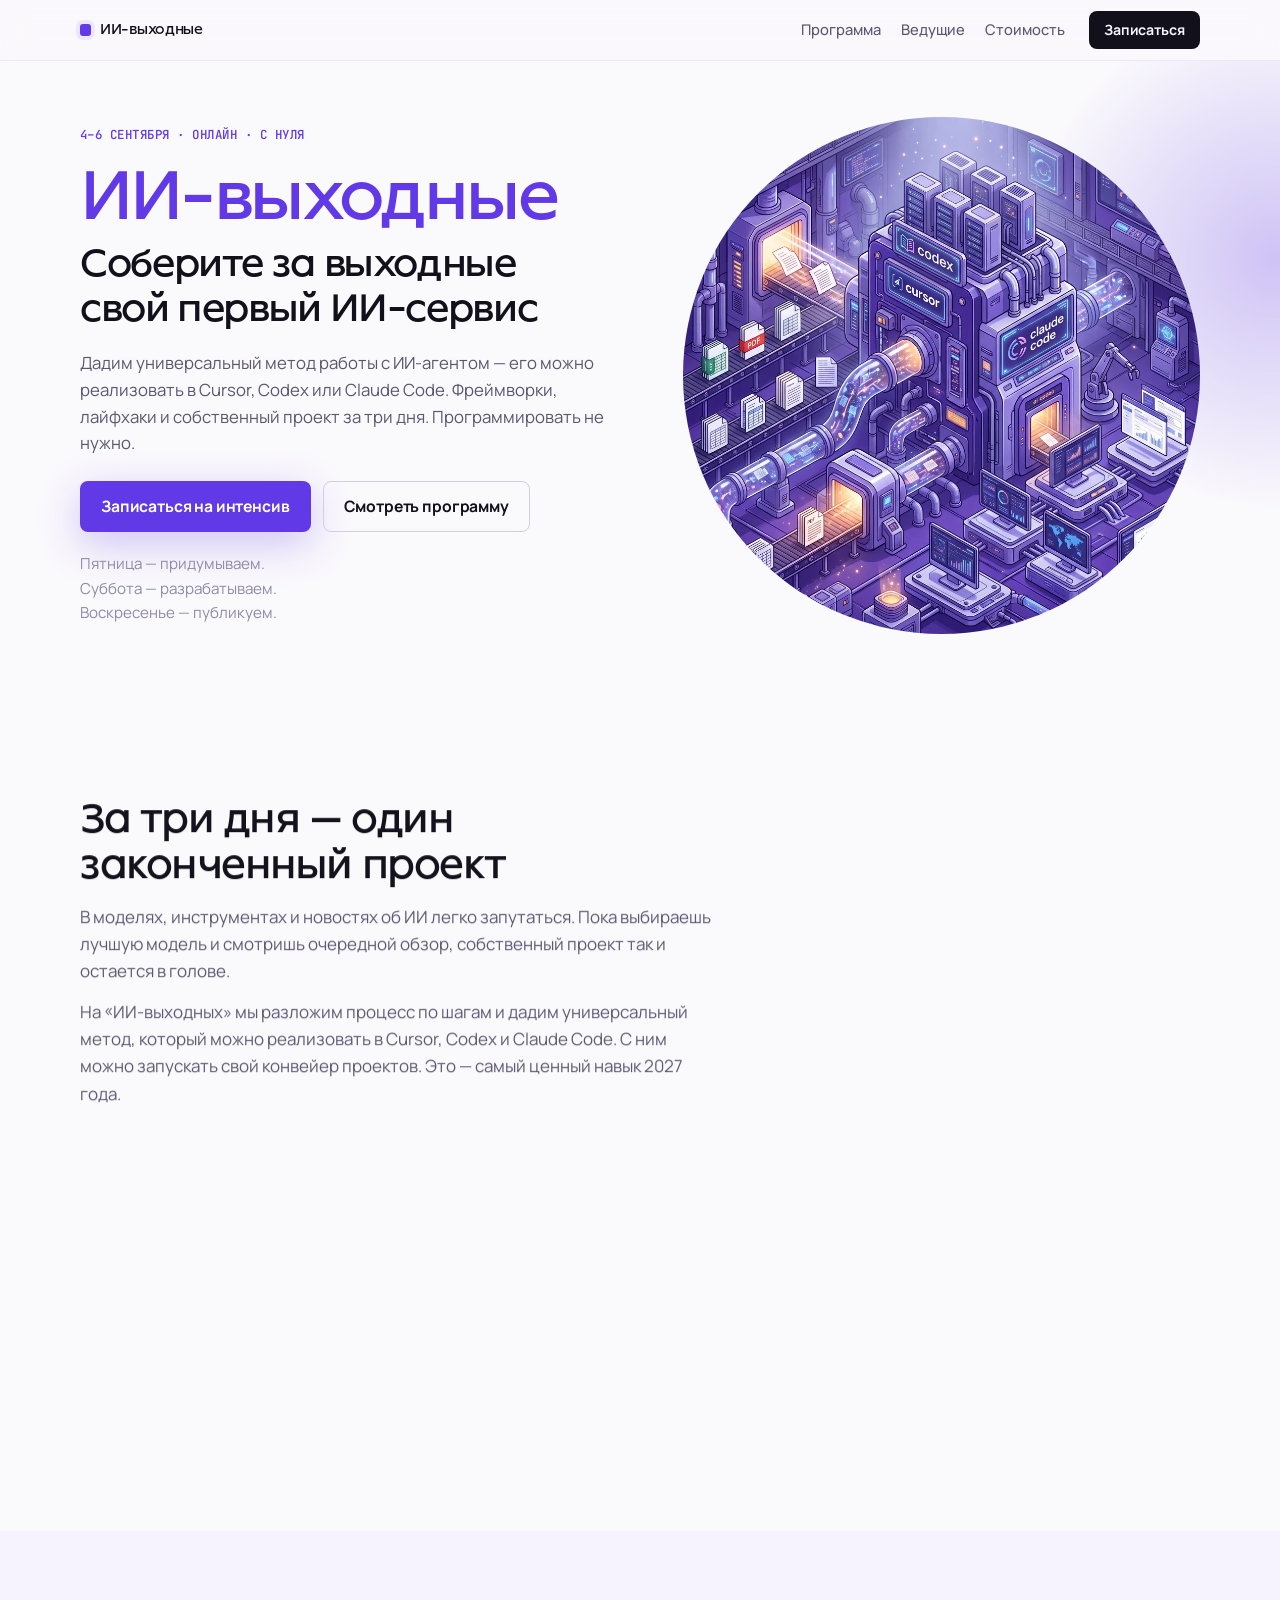
<file: index.html>
<!DOCTYPE html>
<html lang="ru">
<head>
  <meta charset="UTF-8" />
  <meta name="viewport" content="width=device-width, initial-scale=1" />
  <title>Vybe Academy</title>
  <meta http-equiv="refresh" content="0; url=/ii-vyhodnye/" />
  <link rel="canonical" href="https://vybeacademy.ru/ii-vyhodnye/" />
  <style>
    body { font-family: system-ui, sans-serif; margin: 2rem; color: #12101a; }
    a { color: #6139e7; font-weight: 700; }
  </style>
</head>
<body>
  <p>Переход на <a href="/ii-vyhodnye/">ИИ-выходные</a>…</p>
</body>
</html>
</file>
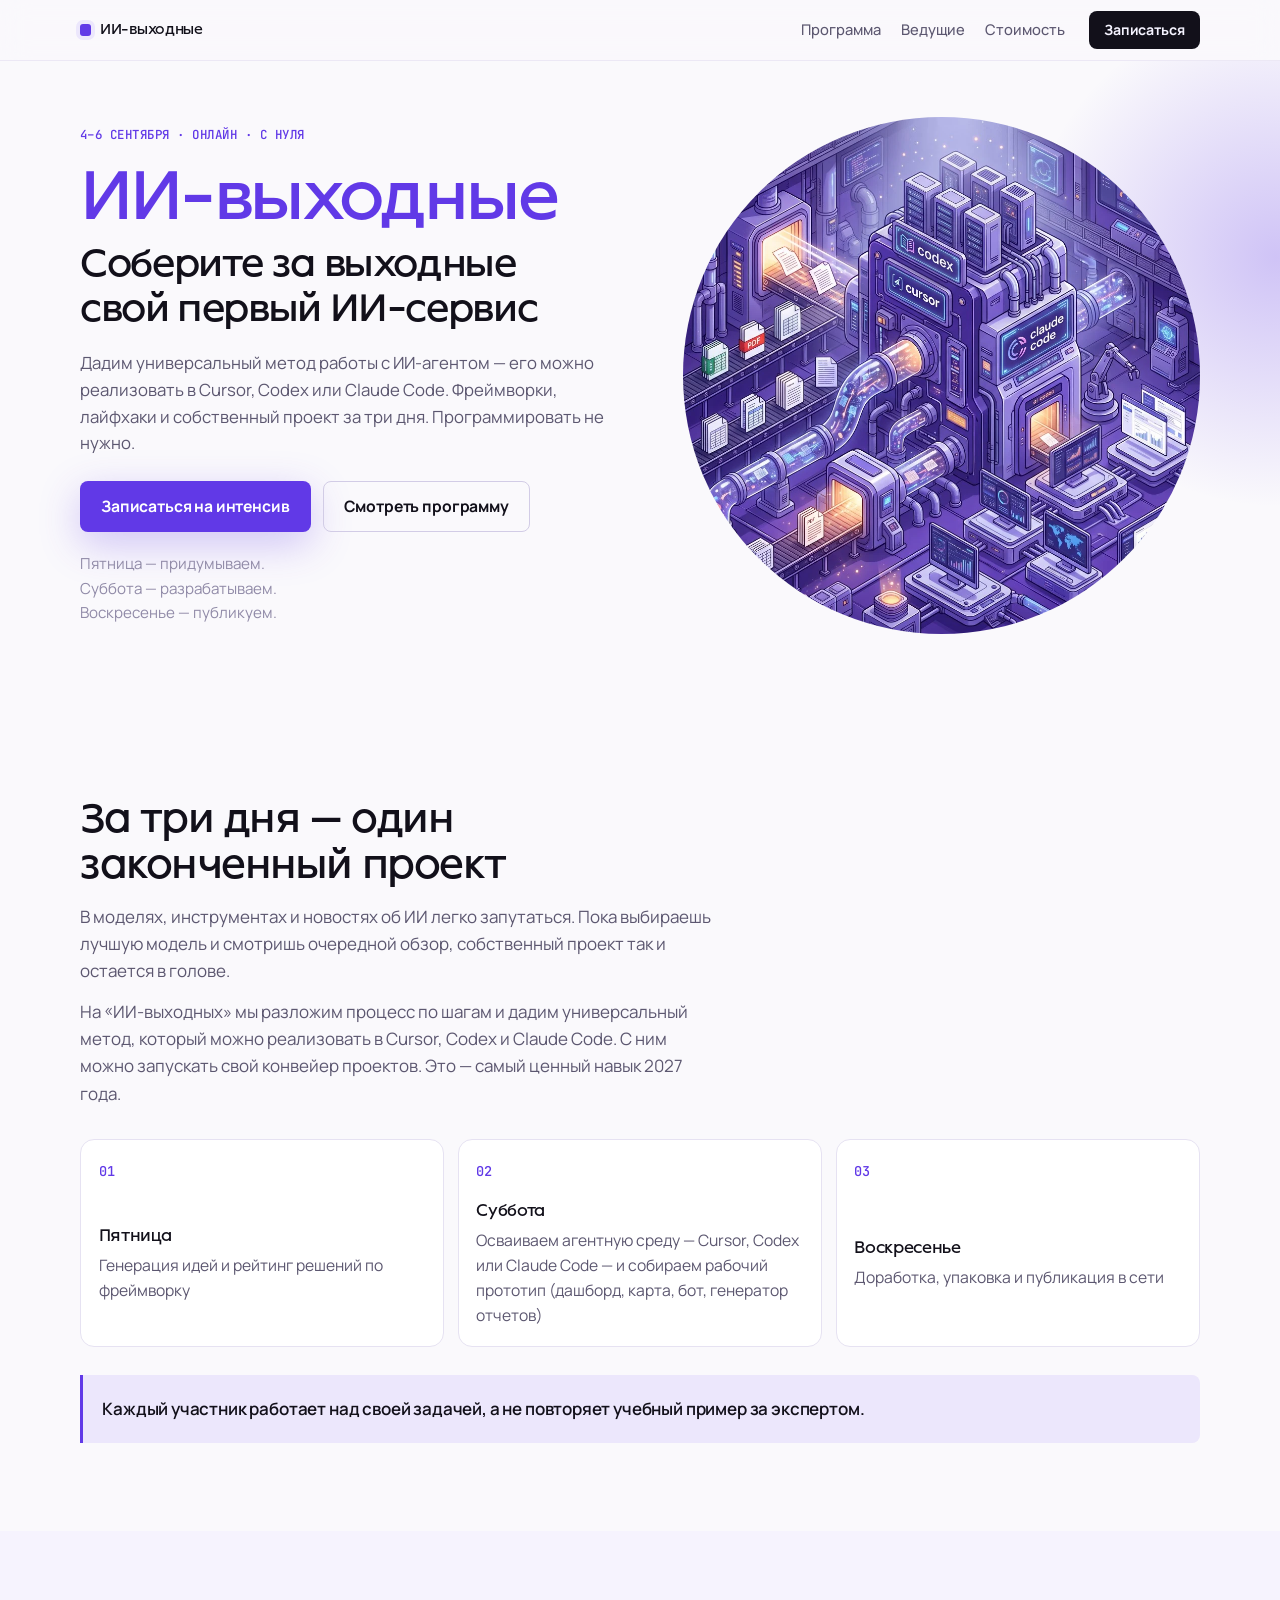
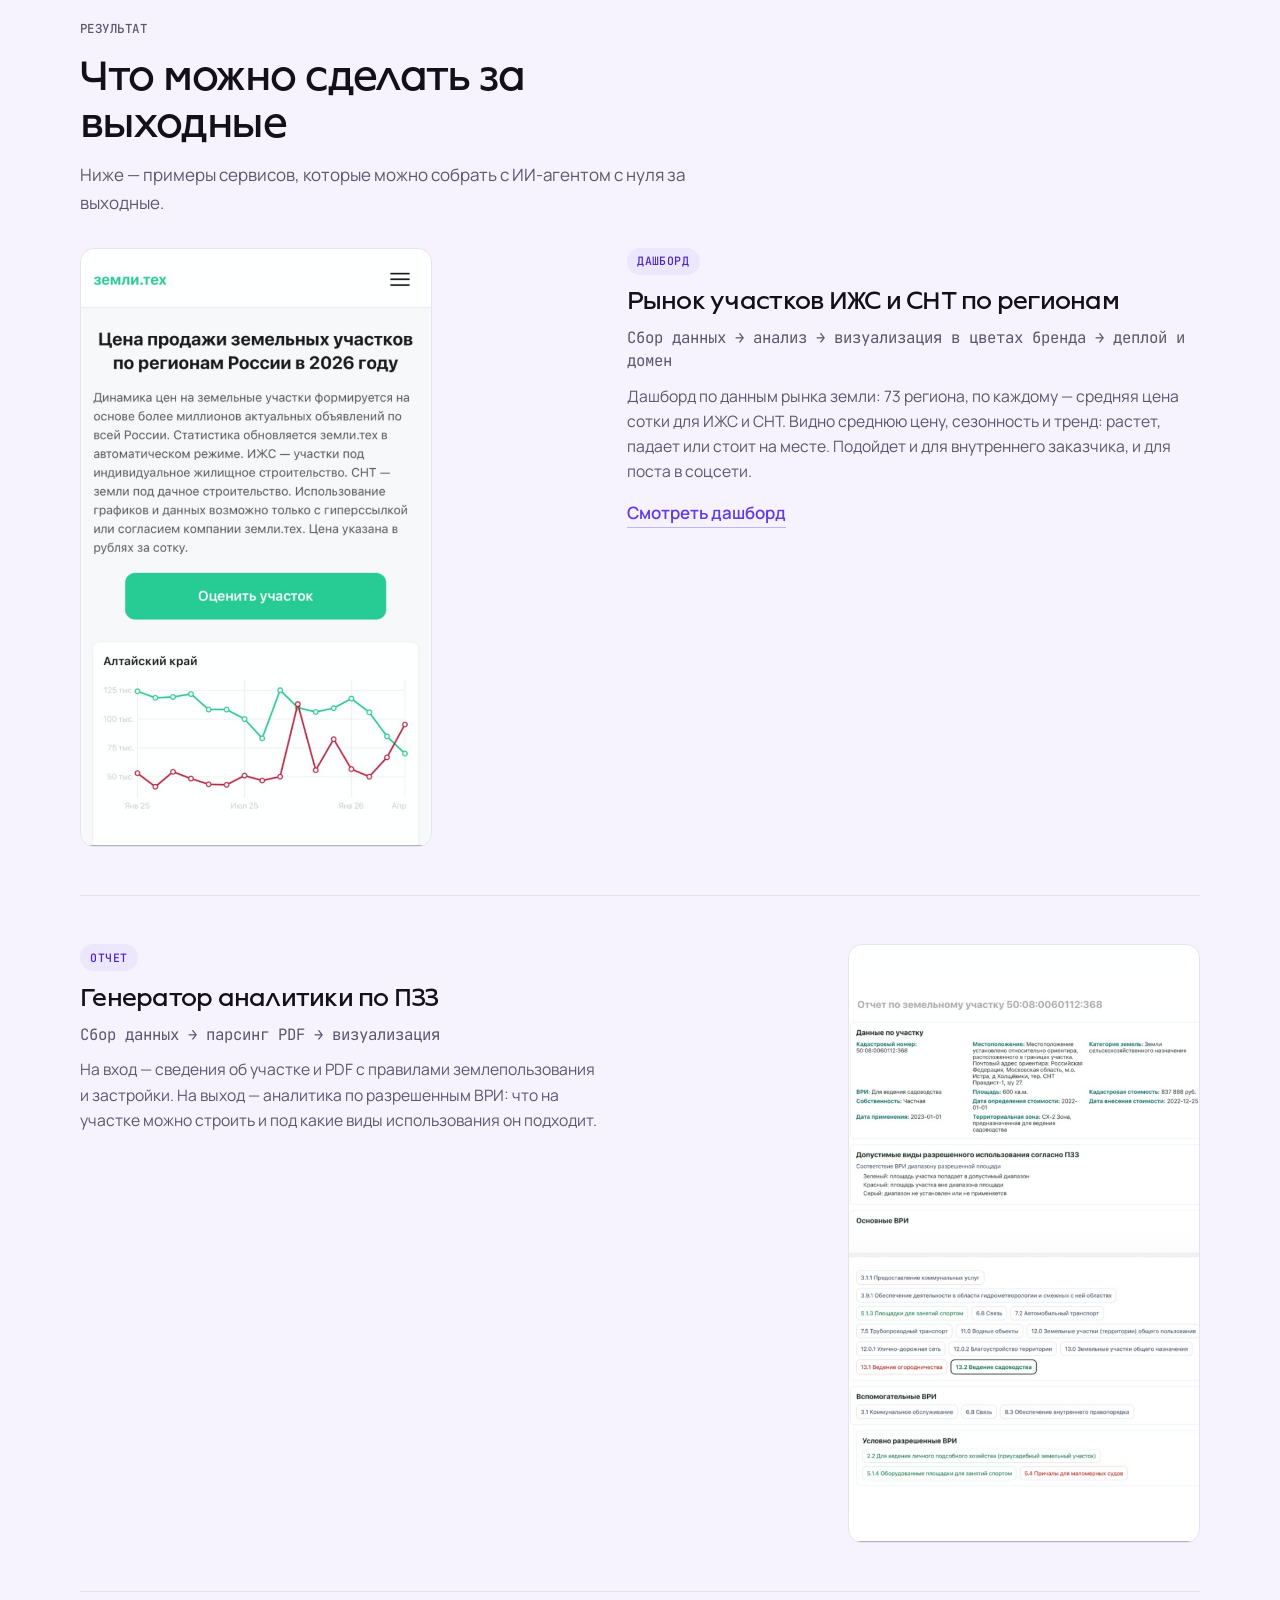
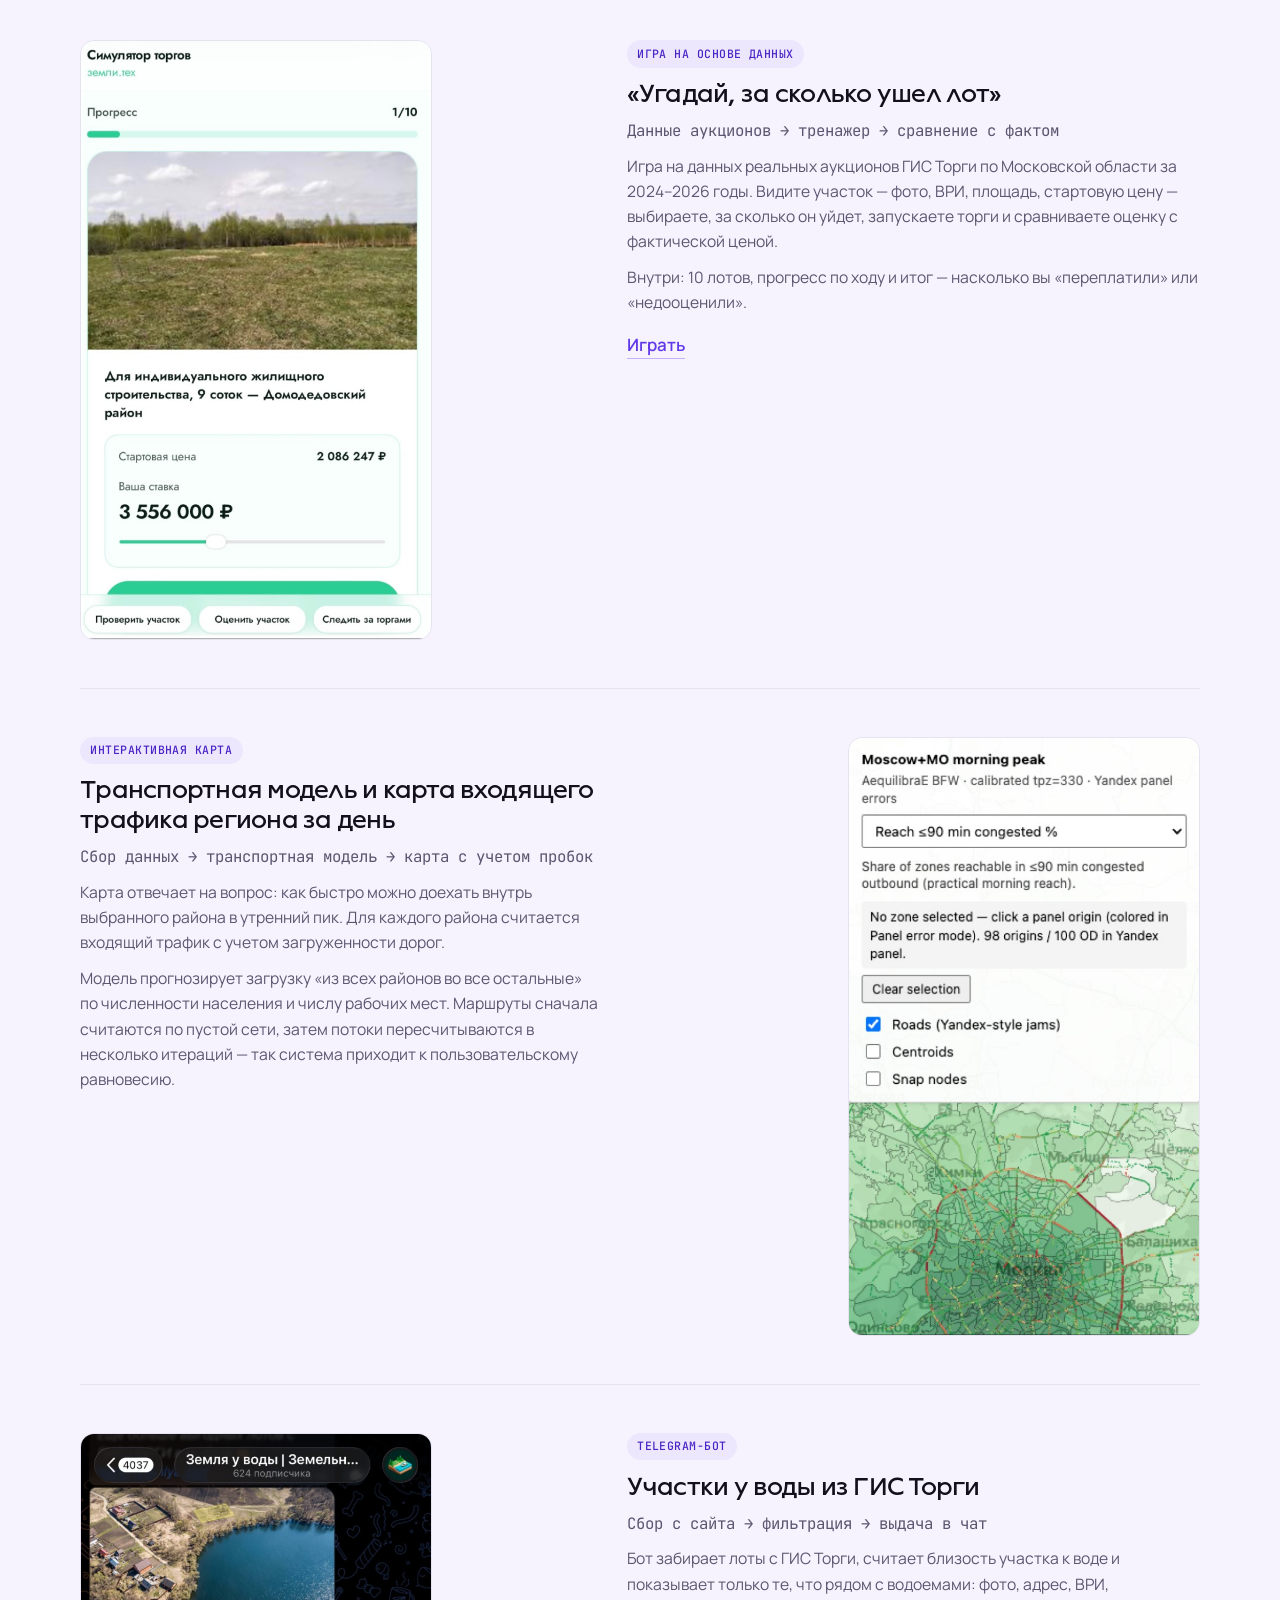
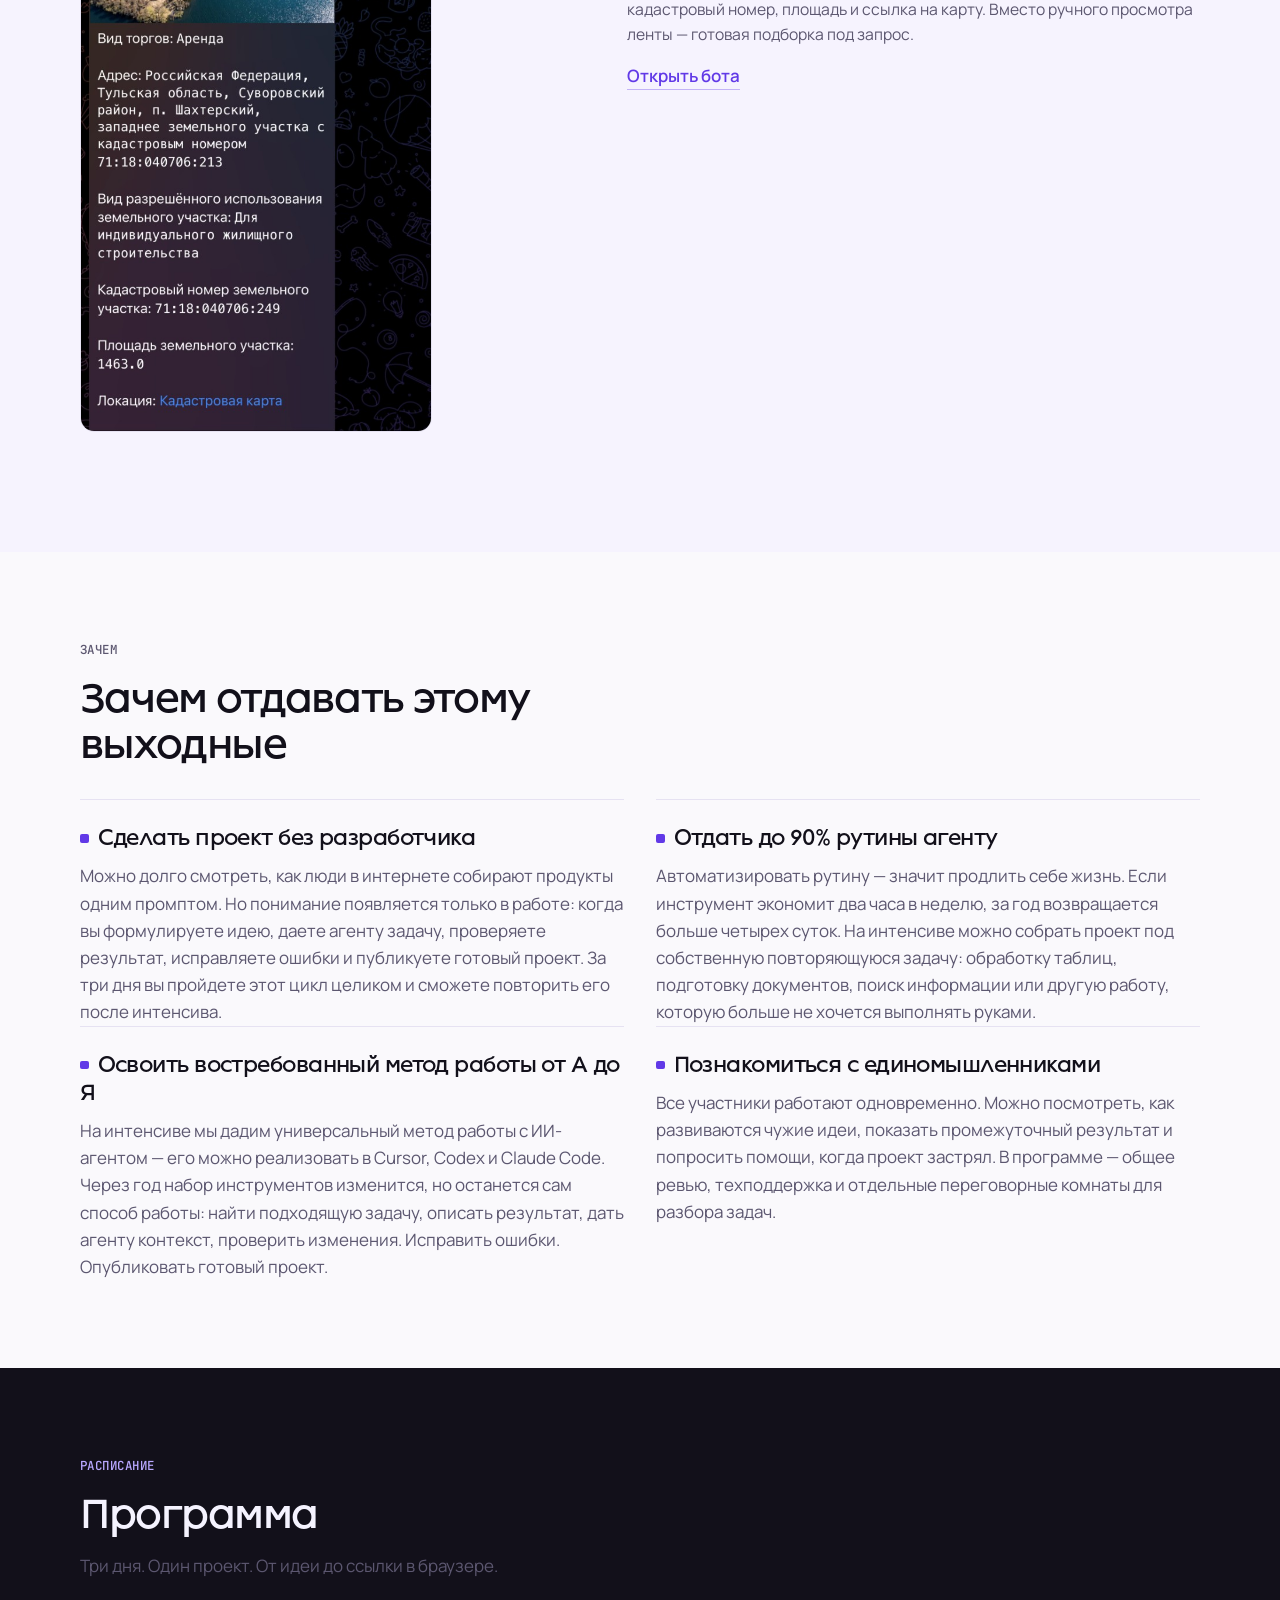
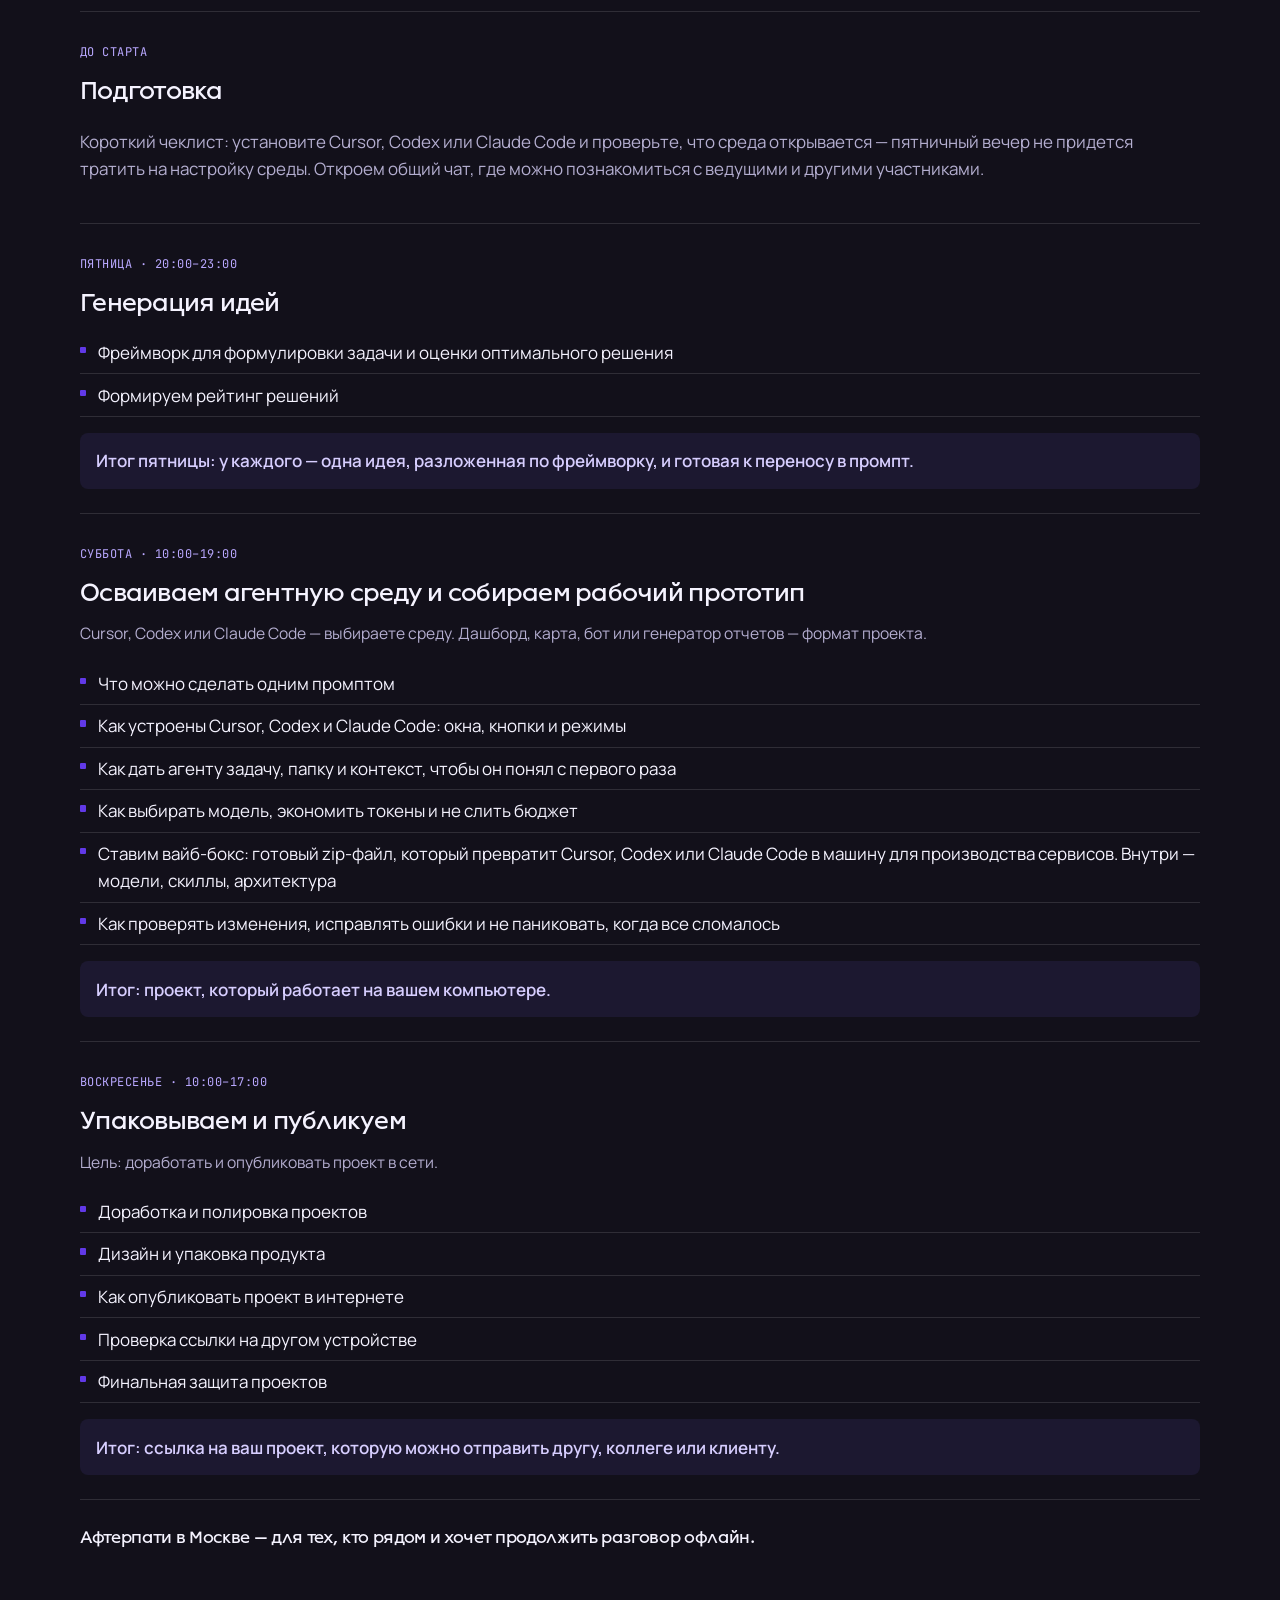
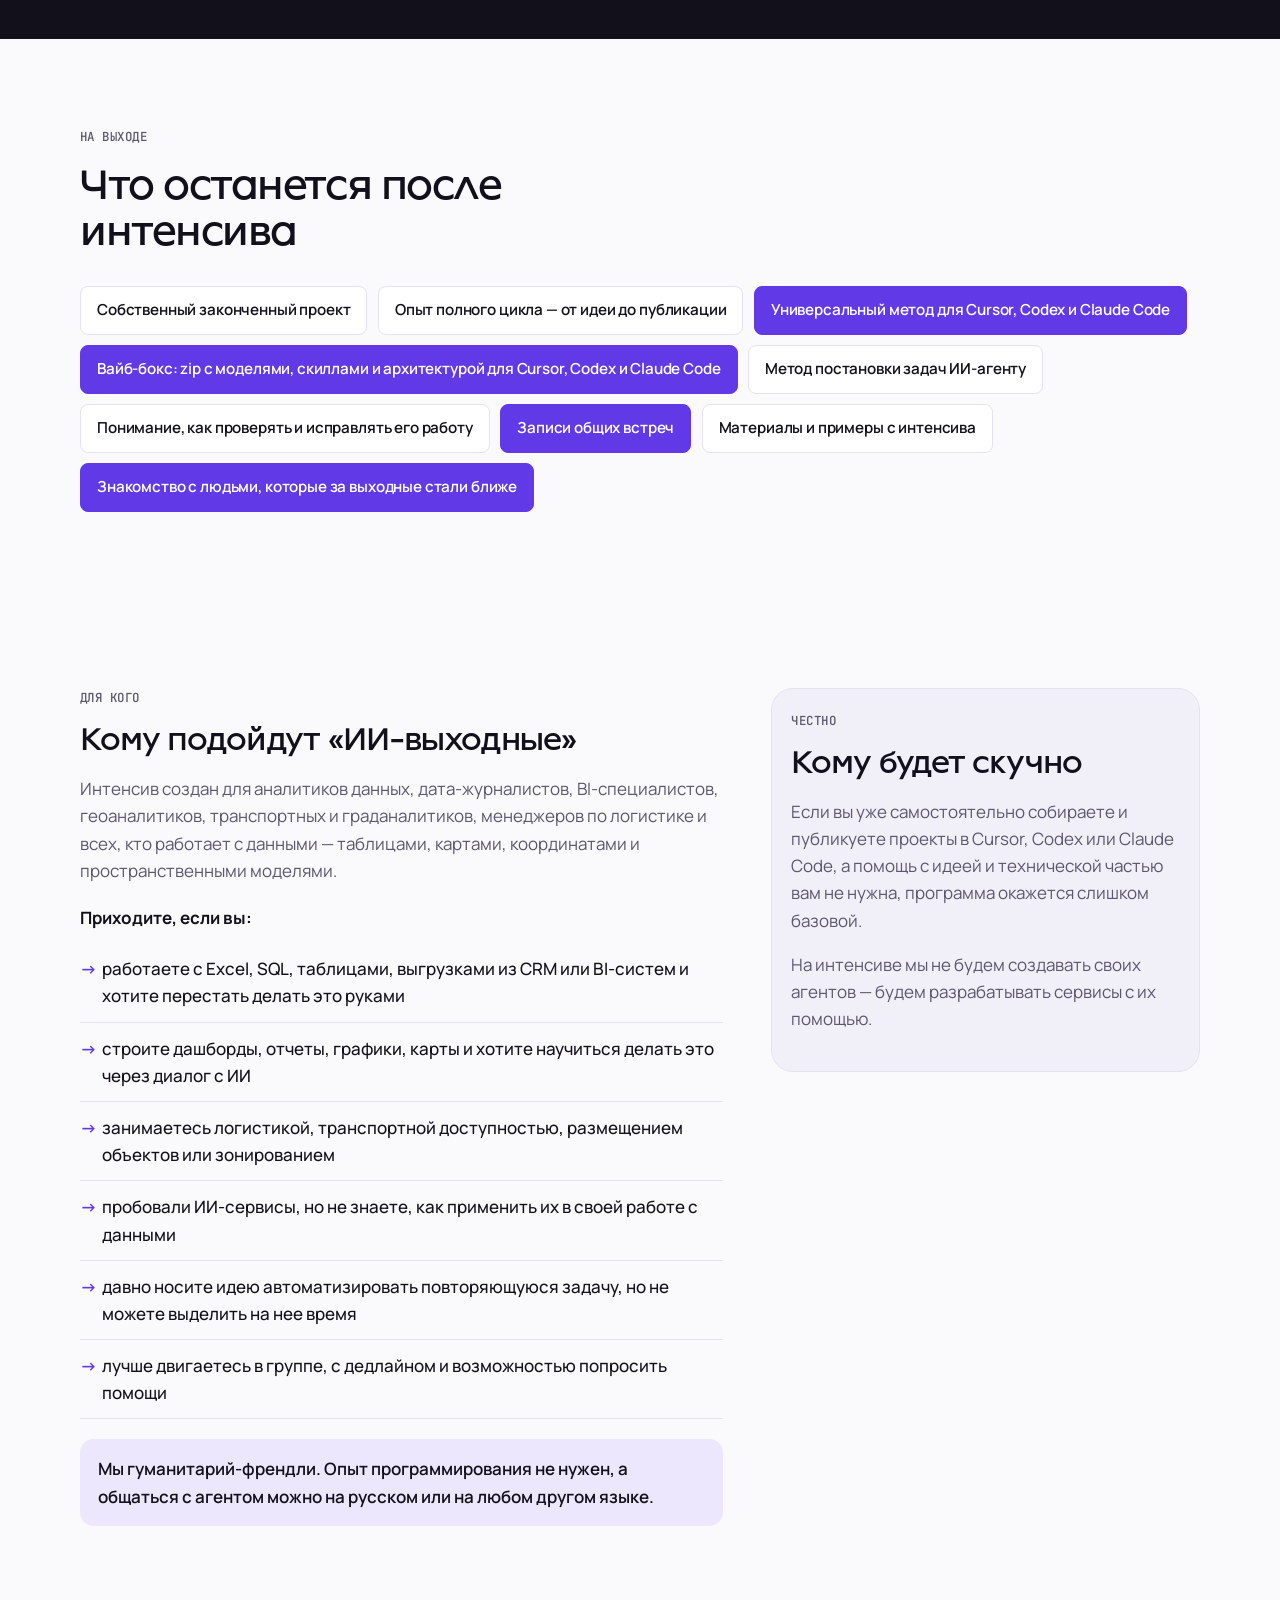
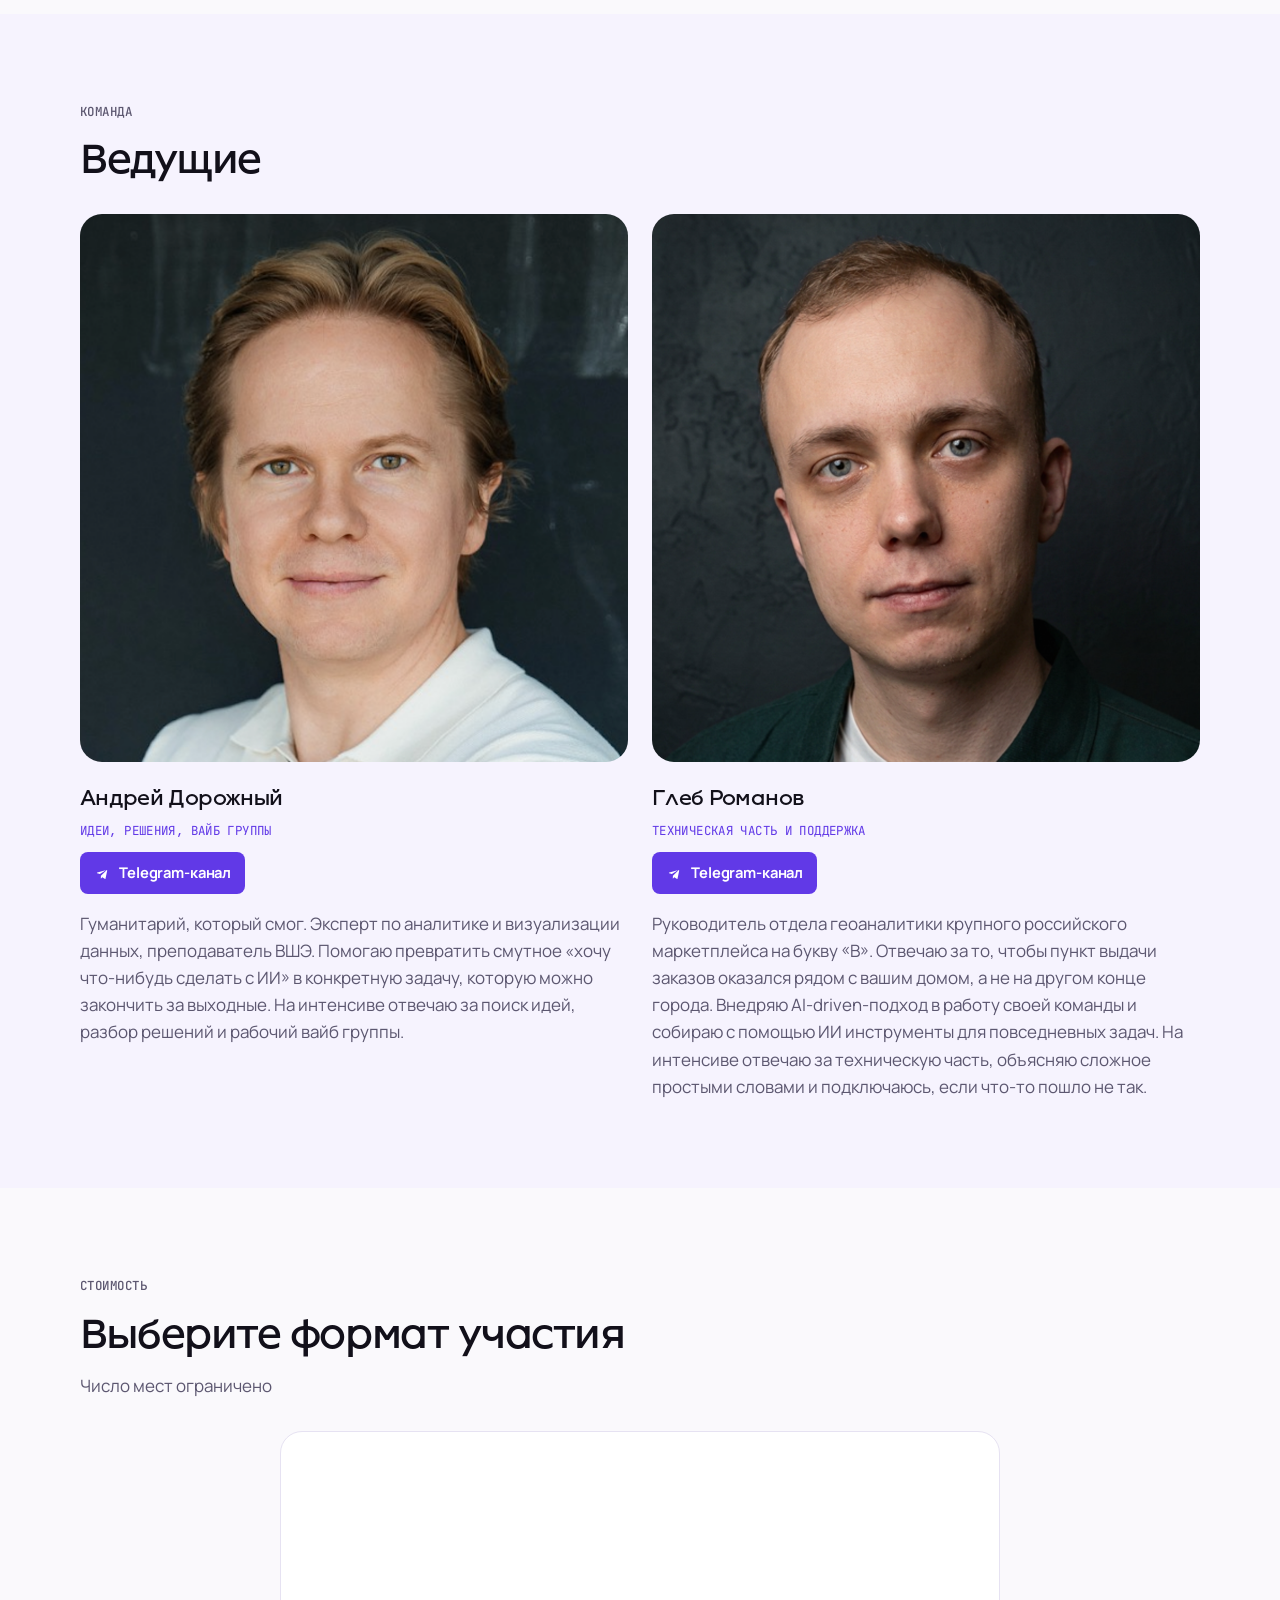
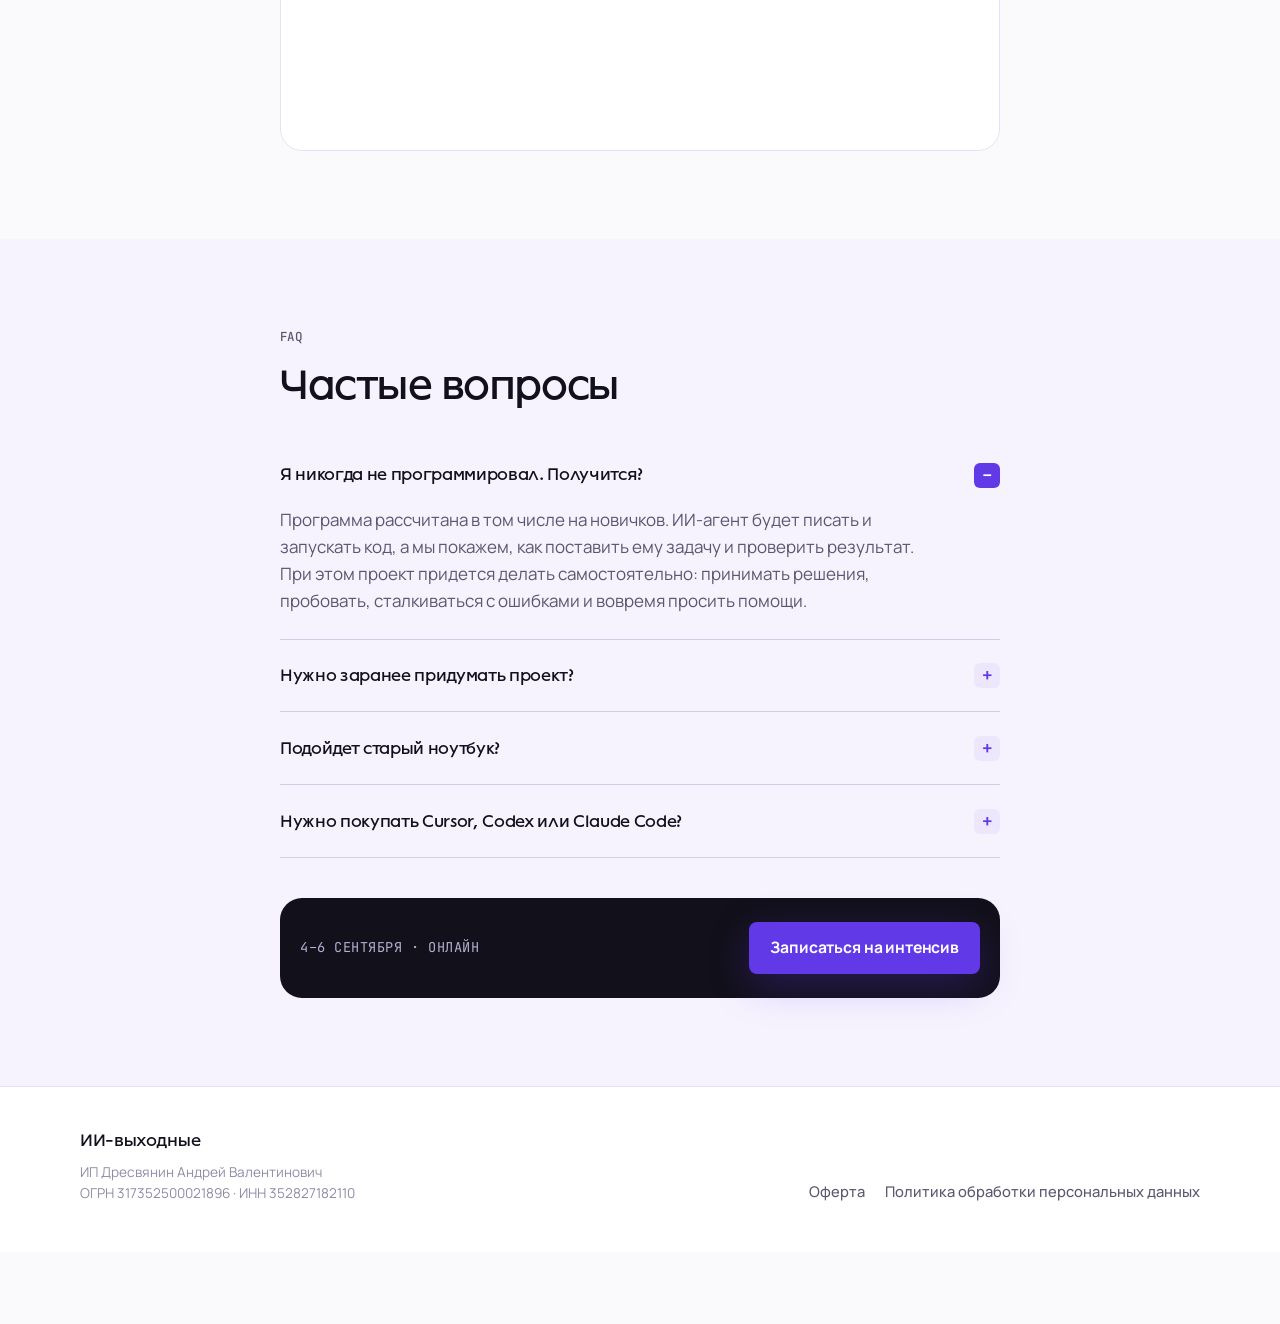
<file: ii-vyhodnye/index.html>
<!DOCTYPE html>
<html lang="ru">
<head>
  <meta charset="UTF-8" />
  <meta name="viewport" content="width=device-width, initial-scale=1" />
  <title>ИИ-выходные — соберите за выходные свой первый ИИ-сервис</title>
  <meta name="description" content="Универсальный метод для Cursor, Codex и Claude Code — и свой проект за три дня. 4–6 сентября, онлайн. Программировать не нужно." />
  <meta name="theme-color" content="#6139E7" />
  <link rel="canonical" href="https://vybeacademy.ru/ii-vyhodnye/" />
  <meta property="og:type" content="website" />
  <meta property="og:locale" content="ru_RU" />
  <meta property="og:url" content="https://vybeacademy.ru/ii-vyhodnye/" />
  <meta property="og:title" content="ИИ-выходные — соберите за выходные свой первый ИИ-сервис" />
  <meta property="og:description" content="Универсальный метод для Cursor, Codex и Claude Code — и свой проект за три дня. 4–6 сентября, онлайн. Программировать не нужно." />
  <meta property="og:image" content="https://vybeacademy.ru/ii-vyhodnye/assets/og.jpg" />
  <meta property="og:image:type" content="image/jpeg" />
  <meta property="og:image:width" content="1920" />
  <meta property="og:image:height" content="1080" />
  <meta property="og:image:alt" content="ИИ-выходные — соберите за выходные свой первый ИИ-сервис" />
  <meta name="twitter:card" content="summary_large_image" />
  <meta name="twitter:title" content="ИИ-выходные — соберите за выходные свой первый ИИ-сервис" />
  <meta name="twitter:description" content="Универсальный метод для Cursor, Codex и Claude Code — и свой проект за три дня. 4–6 сентября, онлайн. Программировать не нужно." />
  <meta name="twitter:image" content="https://vybeacademy.ru/ii-vyhodnye/assets/og.jpg" />
  <link rel="icon" href="assets/favicons/favicon.ico" sizes="any" />
  <link rel="icon" type="image/png" sizes="32x32" href="assets/favicons/favicon-32x32.png" />
  <link rel="icon" type="image/png" sizes="16x16" href="assets/favicons/favicon-16x16.png" />
  <link rel="apple-touch-icon" href="assets/favicons/apple-touch-icon.png" />
  <link rel="manifest" href="assets/favicons/site.webmanifest" />
  <link rel="preconnect" href="https://fonts.googleapis.com" />
  <link rel="preconnect" href="https://fonts.gstatic.com" crossorigin />
  <link href="https://fonts.googleapis.com/css2?family=JetBrains+Mono:wght@400;500&family=Manrope:wght@400;500;600;700;800&display=swap" rel="stylesheet" />
  <link rel="stylesheet" href="css/styles.css?v=11" />
  <!-- Yandex.Metrika counter -->
  <script type="text/javascript">
    (function(m,e,t,r,i,k,a){
        m[i]=m[i]||function(){(m[i].a=m[i].a||[]).push(arguments)};
        m[i].l=1*new Date();
        for (var j = 0; j < document.scripts.length; j++) {if (document.scripts[j].src === r) { return; }}
        k=e.createElement(t),a=e.getElementsByTagName(t)[0],k.async=1,k.src=r,a.parentNode.insertBefore(k,a)
    })(window, document,'script','https://mc.yandex.ru/metrika/tag.js?id=111452555', 'ym');

    ym(111452555, 'init', {ssr:true, webvisor:true, clickmap:true, ecommerce:"dataLayer", referrer: document.referrer, url: location.href, accurateTrackBounce:true, trackLinks:true});
  </script>
  <noscript><div><img src="https://mc.yandex.ru/watch/111452555" style="position:absolute; left:-9999px;" alt="" /></div></noscript>
  <!-- /Yandex.Metrika counter -->
</head>
<body>
  <a class="skip-link" href="#main">К содержанию</a>

  <header class="site-header">
    <div class="wrap header-inner">
      <a class="logo" href="#top" aria-label="ИИ-выходные — наверх">
        <span class="logo-mark" aria-hidden="true"></span>
        ИИ-выходные
      </a>
      <nav class="nav" aria-label="Разделы">
        <a href="#program">Программа</a>
        <a href="#hosts">Ведущие</a>
        <a href="#pricing">Стоимость</a>
      </nav>
      <a class="btn btn-sm" href="#pricing">Записаться</a>
    </div>
  </header>

  <main id="main">
    <!-- HERO -->
    <section class="hero" id="top">
      <div class="hero-glow" aria-hidden="true"></div>
      <div class="wrap hero-grid">
        <div class="hero-copy">
          <p class="kicker reveal">4–6 сентября · онлайн · с нуля</p>
          <h1 class="hero-title reveal">
            <span class="brand-line">ИИ-выходные</span>
            <span class="hero-sub">Соберите за выходные<br />свой первый ИИ-сервис</span>
          </h1>
          <p class="hero-lead reveal">
            Дадим универсальный метод работы с ИИ-агентом — его можно реализовать
            в Cursor, Codex или Claude Code. Фреймворки, лайфхаки
            и собственный проект за три дня. Программировать не нужно.
          </p>
          <div class="hero-cta reveal">
            <a class="btn btn-primary" href="#pricing">Записаться на интенсив</a>
            <a class="btn btn-ghost" href="#program">Смотреть программу</a>
          </div>
          <p class="hero-meta reveal">
            Пятница — придумываем.<br />
            Суббота — разрабатываем.<br />
            Воскресенье — публикуем.
          </p>
        </div>

        <div class="hero-visual reveal">
          <picture>
            <source srcset="assets/hero-ai.webp?v=6" type="image/webp" />
            <img
              class="hero-art"
              src="assets/hero-ai.jpg?v=6"
              alt="Иллюстрация: фабрика сервисов с Cursor, Codex и Claude Code"
              width="1024"
              height="1024"
              decoding="async"
            />
          </picture>
        </div>
      </div>
    </section>

    <!-- PROMISE -->
    <section class="section section-tight" id="promise">
      <div class="wrap">
        <div class="section-head reveal">
          <h2>За три дня — один законченный проект</h2>
          <p>
            В моделях, инструментах и новостях об ИИ легко запутаться.
            Пока выбираешь лучшую модель и смотришь очередной обзор,
            собственный проект так и остается в голове.
          </p>
          <p>
            На «ИИ-выходных» мы разложим процесс по шагам и дадим универсальный метод,
            который можно реализовать в Cursor, Codex и Claude Code.
            С ним можно запускать свой конвейер проектов.
            Это — самый ценный навык 2027 года.
          </p>
        </div>

        <ol class="day-strip reveal">
          <li>
            <span class="num">01</span>
            <div>
              <strong>Пятница</strong>
              <p>Генерация идей и рейтинг решений по фреймворку</p>
            </div>
          </li>
          <li>
            <span class="num">02</span>
            <div>
              <strong>Суббота</strong>
              <p>Осваиваем агентную среду — Cursor, Codex или Claude Code — и собираем рабочий прототип (дашборд, карта, бот, генератор отчетов)</p>
            </div>
          </li>
          <li>
            <span class="num">03</span>
            <div>
              <strong>Воскресенье</strong>
              <p>Доработка, упаковка и публикация в сети</p>
            </div>
          </li>
        </ol>

        <p class="callout reveal">
          Каждый участник работает над своей задачей,
          а не повторяет учебный пример за экспертом.
        </p>
      </div>
    </section>

    <!-- BUILD -->
    <section class="section section-tint" id="build">
      <div class="wrap">
        <div class="section-head reveal">
          <p class="eyebrow">Результат</p>
          <h2>Что можно сделать за выходные</h2>
          <p>
            Ниже — примеры сервисов, которые можно собрать с ИИ-агентом
            с нуля за выходные.
          </p>
        </div>

        <div class="cases">
          <article class="case reveal">
            <div class="case-media">
              <img
                src="assets/cases/dashboard.png"
                alt="Дашборд цены земельных участков по регионам"
                width="800"
                height="1200"
                loading="lazy"
              />
            </div>
            <div class="case-body">
              <span class="case-badge">Дашборд</span>
              <h3>Рынок участков ИЖС и СНТ по регионам</h3>
              <p class="case-pipe">Сбор данных → анализ → визуализация в цветах бренда → деплой и домен</p>
              <p>
                Дашборд по данным рынка земли: 73 региона, по каждому — средняя цена сотки
                для ИЖС и СНТ. Видно среднюю цену, сезонность и тренд: растет, падает
                или стоит на месте. Подойдет и для внутреннего заказчика, и для поста в соцсети.
              </p>
              <a
                class="case-link"
                href="https://landrice2026-dorozhnij.onreza.app/landrice_2026/"
                target="_blank"
                rel="noopener noreferrer"
              >Смотреть дашборд</a>
            </div>
          </article>

          <article class="case reveal">
            <div class="case-media">
              <img
                src="assets/cases/report.png"
                alt="Отчет по земельному участку с разметкой ВРИ"
                width="800"
                height="1200"
                loading="lazy"
              />
            </div>
            <div class="case-body">
              <span class="case-badge">Отчет</span>
              <h3>Генератор аналитики по ПЗЗ</h3>
              <p class="case-pipe">Сбор данных → парсинг PDF → визуализация</p>
              <p>
                На вход — сведения об участке и PDF с правилами землепользования и застройки.
                На выход — аналитика по разрешенным ВРИ: что на участке можно строить
                и под какие виды использования он подходит.
              </p>
            </div>
          </article>

          <article class="case reveal">
            <div class="case-media">
              <img
                src="assets/cases/game.png"
                alt="Симулятор торгов: оценка цены лота"
                width="800"
                height="1200"
                loading="lazy"
              />
            </div>
            <div class="case-body">
              <span class="case-badge">Игра на основе данных</span>
              <h3>«Угадай, за сколько ушел лот»</h3>
              <p class="case-pipe">Данные аукционов → тренажер → сравнение с фактом</p>
              <p>
                Игра на данных реальных аукционов ГИС Торги по Московской области
                за 2024–2026 годы. Видите участок — фото, ВРИ, площадь, стартовую цену —
                выбираете, за сколько он уйдет, запускаете торги и сравниваете оценку
                с фактической ценой.
              </p>
              <p>
                Внутри: 10 лотов, прогресс по ходу и итог — насколько вы «переплатили»
                или «недооценили».
              </p>
              <a
                class="case-link"
                href="https://dorozhnij.ru/simulator-torgov"
                target="_blank"
                rel="noopener noreferrer"
              >Играть</a>
            </div>
          </article>

          <article class="case reveal">
            <div class="case-media">
              <img
                src="assets/cases/map.png"
                alt="Интерактивная карта транспортной модели Москвы и области"
                width="1200"
                height="900"
                loading="lazy"
              />
            </div>
            <div class="case-body">
              <span class="case-badge">Интерактивная карта</span>
              <h3>Транспортная модель и карта входящего трафика региона за день</h3>
              <p class="case-pipe">Сбор данных → транспортная модель → карта с учетом пробок</p>
              <p>
                Карта отвечает на вопрос: как быстро можно доехать внутрь выбранного района
                в утренний пик. Для каждого района считается входящий трафик
                с учетом загруженности дорог.
              </p>
              <p>
                Модель прогнозирует загрузку «из всех районов во все остальные»
                по численности населения и числу рабочих мест. Маршруты сначала считаются
                по пустой сети, затем потоки пересчитываются в несколько итераций —
                так система приходит к пользовательскому равновесию.
              </p>
            </div>
          </article>

          <article class="case reveal">
            <div class="case-media">
              <img
                src="assets/cases/bot.png"
                alt="Telegram-бот с участками у воды из ГИС Торги"
                width="800"
                height="1200"
                loading="lazy"
              />
            </div>
            <div class="case-body">
              <span class="case-badge">Telegram-бот</span>
              <h3>Участки у воды из ГИС Торги</h3>
              <p class="case-pipe">Сбор с сайта → фильтрация → выдача в чат</p>
              <p>
                Бот забирает лоты с ГИС Торги, считает близость участка к воде
                и показывает только те, что рядом с водоемами: фото, адрес, ВРИ,
                кадастровый номер, площадь и ссылка на карту.
                Вместо ручного просмотра ленты — готовая подборка под запрос.
              </p>
              <a
                class="case-link"
                href="https://t.me/uchastok_u_vodi"
                target="_blank"
                rel="noopener noreferrer"
              >Открыть бота</a>
            </div>
          </article>
        </div>

        </div>
      </div>
    </section>

    <!-- WHY -->
    <section class="section" id="why">
      <div class="wrap">
        <div class="section-head reveal">
          <p class="eyebrow">Зачем</p>
          <h2>Зачем отдавать этому выходные</h2>
        </div>

        <div class="why-list">
          <article class="why-item reveal">
            <h3>Сделать проект без разработчика</h3>
            <p>
              Можно долго смотреть, как люди в интернете собирают продукты одним промптом.
              Но понимание появляется только в работе: когда вы формулируете идею,
              даете агенту задачу, проверяете результат, исправляете ошибки
              и публикуете готовый проект. За три дня вы пройдете этот цикл целиком
              и сможете повторить его после интенсива.
            </p>
          </article>
          <article class="why-item reveal">
            <h3>Отдать до 90% рутины агенту</h3>
            <p>
              Автоматизировать рутину — значит продлить себе жизнь.
              Если инструмент экономит два часа в неделю, за год возвращается больше четырех суток.
              На интенсиве можно собрать проект под собственную повторяющуюся задачу:
              обработку таблиц, подготовку документов, поиск информации
              или другую работу, которую больше не хочется выполнять руками.
            </p>
          </article>
          <article class="why-item reveal">
            <h3>Освоить востребованный метод работы от А до Я</h3>
            <p>
              На интенсиве мы дадим универсальный метод работы с ИИ-агентом —
              его можно реализовать в Cursor, Codex и Claude Code.
              Через год набор инструментов изменится, но останется сам способ работы:
              найти подходящую задачу, описать результат, дать агенту контекст,
              проверить изменения. Исправить ошибки. Опубликовать готовый проект.
            </p>
          </article>
          <article class="why-item reveal">
            <h3>Познакомиться с единомышленниками</h3>
            <p>
              Все участники работают одновременно. Можно посмотреть, как развиваются чужие идеи,
              показать промежуточный результат и попросить помощи, когда проект застрял.
              В программе — общее ревью, техподдержка и отдельные переговорные комнаты
              для разбора задач.
            </p>
          </article>
        </div>
      </div>
    </section>

    <!-- PROGRAM -->
    <section class="section section-dark" id="program">
      <div class="wrap">
        <div class="section-head reveal">
          <p class="eyebrow">Расписание</p>
          <h2>Программа</h2>
          <p>Три дня. Один проект. От идеи до ссылки в браузере.</p>
        </div>

        <article class="prog-block reveal">
          <header class="prog-head">
            <span class="prog-label">До старта</span>
            <h3>Подготовка</h3>
          </header>
          <p>
            Короткий чеклист: установите Cursor, Codex или Claude Code и проверьте, что среда открывается —
            пятничный вечер не придется тратить на настройку среды.
            Откроем общий чат, где можно познакомиться с ведущими и другими участниками.
          </p>
        </article>

        <article class="prog-block reveal">
          <header class="prog-head">
            <span class="prog-label">Пятница · 20:00–23:00</span>
            <h3>Генерация идей</h3>
          </header>
          <ul class="prog-points">
            <li>Фреймворк для формулировки задачи и оценки оптимального решения</li>
            <li>Формируем рейтинг решений</li>
          </ul>
          <p class="prog-out">
            Итог пятницы: у каждого — одна идея, разложенная по фреймворку,
            и готовая к переносу в промпт.
          </p>
        </article>

        <article class="prog-block reveal">
          <header class="prog-head">
            <span class="prog-label">Суббота · 10:00–19:00</span>
            <h3>Осваиваем агентную среду и собираем рабочий прототип</h3>
            <p class="prog-goal">Cursor, Codex или Claude Code — выбираете среду. Дашборд, карта, бот или генератор отчетов — формат проекта.</p>
          </header>
          <ul class="prog-points">
            <li>Что можно сделать одним промптом</li>
            <li>Как устроены Cursor, Codex и Claude Code: окна, кнопки и режимы</li>
            <li>Как дать агенту задачу, папку и контекст, чтобы он понял с первого раза</li>
            <li>Как выбирать модель, экономить токены и не слить бюджет</li>
            <li>Ставим вайб-бокс: готовый zip-файл, который превратит Cursor, Codex или Claude Code в машину для производства сервисов. Внутри — модели, скиллы, архитектура</li>
            <li>Как проверять изменения, исправлять ошибки и не паниковать, когда все сломалось</li>
          </ul>
          <p class="prog-out">Итог: проект, который работает на вашем компьютере.</p>
        </article>

        <article class="prog-block reveal">
          <header class="prog-head">
            <span class="prog-label">Воскресенье · 10:00–17:00</span>
            <h3>Упаковываем и публикуем</h3>
            <p class="prog-goal">Цель: доработать и опубликовать проект в сети.</p>
          </header>
          <ul class="prog-points">
            <li>Доработка и полировка проектов</li>
            <li>Дизайн и упаковка продукта</li>
            <li>Как опубликовать проект в интернете</li>
            <li>Проверка ссылки на другом устройстве</li>
            <li>Финальная защита проектов</li>
          </ul>
          <p class="prog-out">
            Итог: ссылка на ваш проект, которую можно отправить другу, коллеге или клиенту.
          </p>
        </article>

        <p class="afterparty reveal">Афтерпати в Москве — для тех, кто рядом и хочет продолжить разговор офлайн.</p>
      </div>
    </section>

    <!-- AFTER -->
    <section class="section" id="after">
      <div class="wrap">
        <div class="section-head reveal">
          <p class="eyebrow">На выходе</p>
          <h2>Что останется после интенсива</h2>
        </div>
        <ul class="pill-cloud reveal">
          <li>Собственный законченный проект</li>
          <li>Опыт полного цикла — от идеи до публикации</li>
          <li class="pill-accent">Универсальный метод для Cursor, Codex и Claude Code</li>
          <li class="pill-accent">Вайб-бокс: zip с моделями, скиллами и архитектурой для Cursor, Codex и Claude Code</li>
          <li>Метод постановки задач ИИ-агенту</li>
          <li>Понимание, как проверять и исправлять его работу</li>
          <li class="pill-accent">Записи общих встреч</li>
          <li>Материалы и примеры с интенсива</li>
          <li class="pill-accent">Знакомство с людьми, которые за выходные стали ближе</li>
        </ul>
      </div>
    </section>

    <!-- AUDIENCE -->
    <section class="section section-split" id="audience">
      <div class="wrap split-grid">
        <div class="split-yes reveal">
          <p class="eyebrow">Для кого</p>
          <h2>Кому подойдут «ИИ-выходные»</h2>
          <p>
            Интенсив создан для аналитиков данных, дата-журналистов, BI-специалистов,
            геоаналитиков, транспортных и граданалитиков, менеджеров по логистике
            и всех, кто работает с данными — таблицами, картами, координатами
            и пространственными моделями.
          </p>
          <p class="split-lead">Приходите, если вы:</p>
          <ul class="check-list">
            <li>работаете с Excel, SQL, таблицами, выгрузками из CRM или BI-систем и хотите перестать делать это руками</li>
            <li>строите дашборды, отчеты, графики, карты и хотите научиться делать это через диалог с ИИ</li>
            <li>занимаетесь логистикой, транспортной доступностью, размещением объектов или зонированием</li>
            <li>пробовали ИИ-сервисы, но не знаете, как применить их в своей работе с данными</li>
            <li>давно носите идею автоматизировать повторяющуюся задачу, но не можете выделить на нее время</li>
            <li>лучше двигаетесь в группе, с дедлайном и возможностью попросить помощи</li>
          </ul>
          <p class="friendly">
            Мы гуманитарий-френдли. Опыт программирования не нужен,
            а общаться с агентом можно на русском или на любом другом языке.
          </p>
        </div>
        <div class="split-no reveal">
          <p class="eyebrow">Честно</p>
          <h2>Кому будет скучно</h2>
          <p>
            Если вы уже самостоятельно собираете и публикуете проекты в Cursor, Codex или Claude Code,
            а помощь с идеей и технической частью вам не нужна, программа окажется слишком базовой.
          </p>
          <p>
            На интенсиве мы не будем создавать своих агентов —
            будем разрабатывать сервисы с их помощью.
          </p>
        </div>
      </div>
    </section>

    <!-- HOSTS -->
    <section class="section section-tint" id="hosts">
      <div class="wrap">
        <div class="section-head reveal">
          <p class="eyebrow">Команда</p>
          <h2>Ведущие</h2>
        </div>

        <div class="hosts-grid">
          <article class="host reveal">
            <div class="host-photo">
              <img src="assets/andrey.png" alt="Андрей Дорожный" width="640" height="640" loading="lazy" />
            </div>
            <div class="host-body">
              <h3>Андрей Дорожный</h3>
              <p class="host-role">Идеи, решения, вайб группы</p>
              <a
                class="host-tg"
                href="https://t.me/s/data_publication"
                target="_blank"
                rel="noopener noreferrer"
              >
                <svg class="host-tg-icon" viewBox="0 0 24 24" aria-hidden="true" focusable="false">
                  <path d="M9.04 15.3 8.86 18.8c.3 0 .44-.13.6-.29l1.44-1.38 2.98 2.19c.55.3 1.02.14 1.18-.51l2.14-10.05h.01c.19-.88-.32-1.23-.88-1.01L4.3 11.05c-.85.33-.84.8-.15 1.02l3.54 1.1 8.22-5.18c.39-.26.74-.12.45.16L9.04 15.3Z"/>
                </svg>
                <span>Telegram-канал</span>
              </a>
              <p>
                Гуманитарий, который смог. Эксперт по аналитике и визуализации данных,
                преподаватель ВШЭ. Помогаю превратить смутное «хочу что-нибудь сделать с ИИ»
                в конкретную задачу, которую можно закончить за выходные.
                На интенсиве отвечаю за поиск идей, разбор решений и рабочий вайб группы.
              </p>
            </div>
          </article>

          <article class="host reveal">
            <div class="host-photo">
              <img src="assets/gleb.png" alt="Глеб Романов" width="640" height="640" loading="lazy" />
            </div>
            <div class="host-body">
              <h3>Глеб Романов</h3>
              <p class="host-role">Техническая часть и поддержка</p>
              <a
                class="host-tg"
                href="https://t.me/romanov_gleb"
                target="_blank"
                rel="noopener noreferrer"
              >
                <svg class="host-tg-icon" viewBox="0 0 24 24" aria-hidden="true" focusable="false">
                  <path d="M9.04 15.3 8.86 18.8c.3 0 .44-.13.6-.29l1.44-1.38 2.98 2.19c.55.3 1.02.14 1.18-.51l2.14-10.05h.01c.19-.88-.32-1.23-.88-1.01L4.3 11.05c-.85.33-.84.8-.15 1.02l3.54 1.1 8.22-5.18c.39-.26.74-.12.45.16L9.04 15.3Z"/>
                </svg>
                <span>Telegram-канал</span>
              </a>
              <p>
                Руководитель отдела геоаналитики крупного российского маркетплейса на букву «В».
                Отвечаю за то, чтобы пункт выдачи заказов оказался рядом с вашим домом,
                а не на другом конце города. Внедряю AI-driven-подход в работу своей команды
                и собираю с помощью ИИ инструменты для повседневных задач.
                На интенсиве отвечаю за техническую часть, объясняю сложное простыми словами
                и подключаюсь, если что-то пошло не так.
              </p>
            </div>
          </article>
        </div>
      </div>
    </section>

    <!-- PRICING -->
    <section class="section" id="pricing">
      <div class="wrap">
        <div class="section-head reveal">
          <p class="eyebrow">Стоимость</p>
          <h2>Выберите формат участия</h2>
          <p>Число мест ограничено</p>
        </div>

        <div class="timepad-wrap reveal" id="signup">
          <script
            type="text/javascript"
            data-cfasync="false"
            async="async"
            defer="defer"
            charset="UTF-8"
            src="https://timepad.ru/js/tpwf/loader/min/loader.js"
            data-timepad-customized="373985"
            data-twf2s-event--id="4123255"
            data-timepad-widget-v2="event_register"
          >
            (function () {
              return {
                loadCSS: [
                  "https://vybeacademy.ru/ii-vyhodnye/css/timepad.css?v=2"
                ],
                skipBaseCSS: false,
                disableBootstrap: false
              };
            })();
          </script>
        </div>
      </div>
    </section>

    <!-- FAQ -->
    <section class="section section-tint" id="faq">
      <div class="wrap wrap-narrow">
        <div class="section-head reveal">
          <p class="eyebrow">FAQ</p>
          <h2>Частые вопросы</h2>
        </div>

        <div class="faq reveal">
          <details open>
            <summary>Я никогда не программировал. Получится?</summary>
            <p>
              Программа рассчитана в том числе на новичков. ИИ-агент будет писать и запускать код,
              а мы покажем, как поставить ему задачу и проверить результат.
              При этом проект придется делать самостоятельно: принимать решения, пробовать,
              сталкиваться с ошибками и вовремя просить помощи.
            </p>
          </details>
          <details>
            <summary>Нужно заранее придумать проект?</summary>
            <p>
              Здорово, если идея уже есть. Если нет, в пятницу мы соберем несколько вариантов
              и поможем выбрать один. Готовую идею тоже проверим: возможно, ее потребуется уменьшить,
              чтобы успеть получить работающий результат за выходные.
            </p>
          </details>
          <details>
            <summary>Подойдет старый ноутбук?</summary>
            <p>
              Перед стартом мы пришлем технические требования и проверочный чеклист
              для Windows, macOS и Linux. Если компьютер не подходит, лучше выяснить это заранее.
            </p>
          </details>
          <details>
            <summary>Нужно покупать Cursor, Codex или Claude Code?</summary>
            <p>
              Нужна одна агентная среда на выбор. Для Cursor обычно хватает базовой версии за $20.
              До старта расскажем, как оплатить из России, и поможем выбрать среду под вашу задачу.
            </p>
          </details>
        </div>

        <div class="final-cta reveal">
          <p>4–6 сентября · онлайн</p>
          <a class="btn btn-primary" href="#pricing">Записаться на интенсив</a>
        </div>
      </div>
    </section>
  </main>

  <div class="sticky-cta" id="stickyCta" hidden>
    <div class="sticky-cta__inner">
      <p class="sticky-cta__text">Старт 4 сентября · онлайн</p>
      <a class="btn btn-primary sticky-cta__btn" href="#pricing">Записаться</a>
    </div>
  </div>

  <footer class="site-footer">
    <div class="wrap footer-inner">
      <div>
        <p class="footer-brand">ИИ-выходные</p>
        <p class="footer-legal">
          ИП Дресвянин Андрей Валентинович<br />
          ОГРН 317352500021896 · ИНН 352827182110
        </p>
      </div>
      <div class="footer-links">
        <a href="https://docs.google.com/document/d/1oPjA_IlHMLtRvL43ZJR5WjG1xXrH7o1UTS77siFJ6Z0/edit?usp=sharing" target="_blank" rel="noopener noreferrer">Оферта</a>
        <a href="https://docs.google.com/document/d/1HSy4lvqmAxvAjI5C0N1QAwrTYG-wFStxfJ0WQXvLi-w/edit?usp=sharing" target="_blank" rel="noopener noreferrer">Политика обработки персональных данных</a>
      </div>
    </div>
  </footer>

  <script src="js/main.js"></script>
</body>
</html>
</file>
<file: ii-vyhodnye/css/styles.css>
/* ИИ-выходные — mobile-first landing */

@font-face {
  font-family: "Lack";
  src: url("../fonts/Lack-Regular.otf") format("opentype");
  font-weight: 100 900;
  font-style: normal;
  font-display: swap;
}

@font-face {
  font-family: "Lack";
  src: url("../fonts/Lack-Italic.otf") format("opentype");
  font-weight: 100 900;
  font-style: italic;
  font-display: swap;
}

:root {
  --accent: #6139e7;
  --accent-ink: #ffffff;
  --accent-soft: color-mix(in srgb, var(--accent) 12%, #ffffff);
  --accent-softer: color-mix(in srgb, var(--accent) 6%, #ffffff);
  --accent-deep: #4a24c4;

  --surface: #faf9fc;
  --surface-elevated: #ffffff;
  --surface-sunken: #f1eff8;
  --surface-dark: #12101a;
  --surface-dark-elevated: #1c1830;

  --ink: #12101a;
  --ink-muted: #5c5770;
  --ink-subtle: #918ba8;
  --ink-on-dark: #f5f3ff;
  --ink-muted-on-dark: #b4aed0;

  --hairline: #e6e2f2;
  --hairline-strong: #d2cce6;
  --hairline-on-dark: rgba(255, 255, 255, 0.12);

  --radius: 14px;
  --radius-sm: 8px;
  --radius-lg: 22px;

  --font-display: "Lack", system-ui, sans-serif;
  --font-body: "Manrope", system-ui, sans-serif;
  --font-mono: "JetBrains Mono", ui-monospace, monospace;

  --space: clamp(1rem, 4vw, 1.5rem);
  --wrap: min(1120px, calc(100% - 2 * var(--space)));
  --wrap-narrow: min(720px, calc(100% - 2 * var(--space)));

  --ease-out: cubic-bezier(0.32, 0.72, 0, 1);
  --shadow-accent: 0 12px 40px color-mix(in srgb, var(--accent) 28%, transparent);
}

*,
*::before,
*::after {
  box-sizing: border-box;
}

html {
  scroll-behavior: smooth;
  -webkit-text-size-adjust: 100%;
}

body {
  margin: 0;
  font-family: var(--font-body);
  font-size: 1.0625rem;
  line-height: 1.6;
  color: var(--ink);
  background: var(--surface);
  text-rendering: optimizeLegibility;
}

img {
  max-width: 100%;
  display: block;
}

a {
  color: var(--accent);
  text-decoration-thickness: 1.5px;
  text-underline-offset: 0.18em;
}

a:hover {
  color: var(--accent-deep);
}

:focus-visible {
  outline: 2px solid var(--accent);
  outline-offset: 3px;
}

.skip-link {
  position: absolute;
  left: -999px;
  top: 0;
  background: var(--accent);
  color: var(--accent-ink);
  padding: 0.6rem 1rem;
  z-index: 100;
}

.skip-link:focus {
  left: var(--space);
  top: var(--space);
}

.wrap {
  width: var(--wrap);
  margin-inline: auto;
}

.wrap-narrow {
  width: var(--wrap-narrow);
}

/* Header */
.site-header {
  position: sticky;
  top: 0;
  z-index: 50;
  backdrop-filter: blur(14px);
  background: color-mix(in srgb, var(--surface) 86%, transparent);
  border-bottom: 1px solid color-mix(in srgb, var(--hairline) 70%, transparent);
}

.header-inner {
  display: flex;
  align-items: center;
  gap: 0.75rem;
  min-height: 3.75rem;
}

.logo {
  display: inline-flex;
  align-items: center;
  gap: 0.55rem;
  font-family: var(--font-display);
  font-size: 0.92rem;
  font-weight: 600;
  letter-spacing: -0.02em;
  color: var(--ink);
  text-decoration: none;
}

.logo:hover {
  color: var(--ink);
}

.logo-mark {
  width: 0.7rem;
  height: 0.7rem;
  border-radius: 3px;
  background: var(--accent);
  box-shadow: 0 0 0 4px var(--accent-soft);
}

.nav {
  display: none;
  gap: 1.25rem;
  margin-left: auto;
  margin-right: 0.75rem;
}

.nav a {
  color: var(--ink-muted);
  text-decoration: none;
  font-size: 0.92rem;
  font-weight: 500;
}

.nav a:hover {
  color: var(--ink);
}

.site-header .btn-sm {
  margin-left: auto;
}

/* Buttons */
.btn {
  display: inline-flex;
  align-items: center;
  justify-content: center;
  gap: 0.4rem;
  min-height: 3rem;
  padding: 0.75rem 1.25rem;
  border-radius: var(--radius-sm);
  border: 1.5px solid transparent;
  font-family: var(--font-body);
  font-size: 0.98rem;
  font-weight: 700;
  letter-spacing: -0.01em;
  text-decoration: none;
  cursor: pointer;
  transition: transform 120ms var(--ease-out), background 150ms ease, border-color 150ms ease, color 150ms ease, box-shadow 150ms ease;
}

.btn:active {
  transform: translateY(1px);
}

.btn-primary {
  background: var(--accent);
  color: var(--accent-ink);
  box-shadow: var(--shadow-accent);
}

.btn-primary:hover {
  background: var(--accent-deep);
  color: var(--accent-ink);
}

.btn-ghost {
  background: transparent;
  color: var(--ink);
  border-color: var(--hairline-strong);
}

.btn-ghost:hover {
  border-color: var(--accent);
  color: var(--accent);
}

.btn-sm {
  min-height: 2.4rem;
  padding: 0.45rem 0.9rem;
  font-size: 0.88rem;
  background: var(--ink);
  color: var(--ink-on-dark);
}

.btn-sm:hover {
  background: var(--accent);
  color: var(--accent-ink);
}

.btn-block {
  width: 100%;
}

/* Hero */
.hero {
  position: relative;
  overflow: clip;
  padding: 2rem 0 3rem;
  display: flex;
  align-items: center;
}

.hero-glow {
  position: absolute;
  inset: -10% -20% auto auto;
  width: min(70vw, 520px);
  height: min(70vw, 520px);
  background: radial-gradient(circle, color-mix(in srgb, var(--accent) 28%, transparent) 0%, transparent 68%);
  pointer-events: none;
  animation: glow-drift 9s ease-in-out infinite alternate;
}

@keyframes glow-drift {
  from { transform: translate(0, 0) scale(1); }
  to { transform: translate(-8%, 12%) scale(1.08); }
}

.hero-grid {
  position: relative;
  display: grid;
  gap: 2.5rem;
}

.kicker,
.eyebrow {
  margin: 0 0 0.85rem;
  font-family: var(--font-mono);
  font-size: 0.78rem;
  font-weight: 500;
  letter-spacing: 0.04em;
  text-transform: uppercase;
  color: var(--accent);
}

.hero-title {
  margin: 0 0 1.25rem;
}

.brand-line {
  display: block;
  font-family: var(--font-display);
  font-size: clamp(2.15rem, 9.5vw, 4.4rem);
  font-weight: 800;
  line-height: 1.02;
  letter-spacing: -0.04em;
  color: var(--accent);
  margin-bottom: 0.55rem;
}

.hero-sub {
  display: block;
  font-family: var(--font-display);
  font-size: clamp(1.35rem, 5.4vw, 2.45rem);
  font-weight: 600;
  line-height: 1.15;
  letter-spacing: -0.035em;
  color: var(--ink);
}

.hero-lead {
  margin: 0 0 1.5rem;
  max-width: 34rem;
  color: var(--ink-muted);
  font-size: 1.05rem;
}

.hero-cta {
  display: flex;
  flex-direction: column;
  gap: 0.75rem;
  margin-bottom: 1.25rem;
}

.hero-meta {
  margin: 0;
  font-size: 0.95rem;
  color: var(--ink-subtle);
  max-width: 28rem;
}

/* Hero art */
.hero-visual {
  position: relative;
  margin-inline: calc(-1 * var(--space));
  isolation: isolate;
}

.hero-art {
  display: block;
  width: 100%;
  height: auto;
  max-width: 520px;
  margin-inline: auto;
  border-radius: 50%;
}

/* Sections */
.section {
  padding: 4.5rem 0;
}

.section-tight {
  padding-top: 2rem;
}

.section-tint {
  background: var(--accent-softer);
}

.section-dark {
  background: var(--surface-dark);
  color: var(--ink-on-dark);
}

.section-dark .eyebrow {
  color: #b9a8ff;
}

.section-dark h2 {
  color: var(--ink-on-dark);
}

.section-dark p {
  color: var(--ink-muted-on-dark);
}

.section-head {
  max-width: 40rem;
  margin-bottom: 2rem;
}

.section-head h2 {
  margin: 0 0 1rem;
  font-family: var(--font-display);
  font-size: clamp(1.65rem, 5.5vw, 2.6rem);
  font-weight: 700;
  line-height: 1.12;
  letter-spacing: -0.035em;
}

.section-head p {
  margin: 0 0 0.85rem;
  color: var(--ink-muted);
}

.section-head p:last-child {
  margin-bottom: 0;
}

/* Day strip */
.day-strip {
  list-style: none;
  margin: 0 0 1.75rem;
  padding: 0;
  display: grid;
  gap: 0.85rem;
}

.day-strip li {
  display: grid;
  grid-template-columns: 3rem 1fr;
  gap: 0.85rem;
  padding: 1.15rem 1.1rem;
  background: var(--surface-elevated);
  border: 1.5px solid var(--hairline);
  border-radius: var(--radius);
}

.day-strip .num {
  font-family: var(--font-mono);
  font-size: 0.85rem;
  font-weight: 500;
  color: var(--accent);
  padding-top: 0.2rem;
}

.day-strip strong {
  display: block;
  font-family: var(--font-display);
  font-size: 1.05rem;
  font-weight: 600;
  letter-spacing: -0.02em;
  margin-bottom: 0.25rem;
}

.day-strip p {
  margin: 0;
  color: var(--ink-muted);
  font-size: 0.98rem;
}

.callout {
  margin: 0;
  padding: 1.25rem 1.2rem;
  border-left: 3px solid var(--accent);
  background: var(--accent-soft);
  border-radius: 0 var(--radius-sm) var(--radius-sm) 0;
  font-weight: 600;
  letter-spacing: -0.01em;
}

/* Cases */
.cases {
  display: grid;
  gap: 2.5rem;
  margin: 0 0 2rem;
}

.case {
  display: grid;
  gap: 1.15rem;
  padding-bottom: 2.5rem;
  border-bottom: 1px solid var(--hairline);
}

.case:last-child {
  padding-bottom: 0;
  border-bottom: 0;
}

.case-media {
  margin: 0;
  border-radius: var(--radius);
  overflow: hidden;
  background: var(--surface-sunken);
  border: 1px solid var(--hairline);
}

.case-media img {
  display: block;
  width: 100%;
  height: auto;
  object-fit: contain;
  object-position: top center;
}

.case-body {
  display: grid;
  gap: 0.7rem;
  align-content: start;
}

.case-badge {
  display: inline-flex;
  width: fit-content;
  padding: 0.28rem 0.65rem;
  border-radius: 999px;
  background: var(--accent-soft);
  color: var(--accent-deep);
  font-family: var(--font-mono);
  font-size: 0.72rem;
  font-weight: 500;
  letter-spacing: 0.04em;
  text-transform: uppercase;
}

.case-body h3 {
  margin: 0;
  font-family: var(--font-display);
  font-size: clamp(1.2rem, 3.8vw, 1.55rem);
  font-weight: 600;
  letter-spacing: -0.03em;
  line-height: 1.2;
}

.case-pipe {
  margin: 0;
  font-family: var(--font-mono);
  font-size: 0.78rem;
  line-height: 1.45;
  color: var(--ink-subtle);
}

.case-body p {
  margin: 0;
  color: var(--ink-muted);
  font-size: 0.98rem;
}

.case-link {
  display: inline-flex;
  width: fit-content;
  margin-top: 0.25rem;
  font-weight: 600;
  color: var(--accent);
  text-decoration: none;
  border-bottom: 1.5px solid color-mix(in srgb, var(--accent) 35%, transparent);
  transition: border-color 160ms ease, color 160ms ease;
}

.case-link:hover {
  color: var(--accent-deep);
  border-bottom-color: var(--accent-deep);
}

.note {
  margin: 0;
  color: var(--ink-muted);
  max-width: 42rem;
}

/* Why */
.why-list {
  display: grid;
  gap: 1.5rem;
}

.why-item {
  padding-top: 1.5rem;
  border-top: 1px solid var(--hairline);
}

.why-item h3 {
  margin: 0 0 0.65rem;
  font-family: var(--font-display);
  font-size: clamp(1.15rem, 3.5vw, 1.4rem);
  font-weight: 600;
  letter-spacing: -0.025em;
  line-height: 1.25;
}

.why-item h3::before {
  content: "";
  display: inline-block;
  width: 0.55rem;
  height: 0.55rem;
  margin-right: 0.55rem;
  margin-bottom: 0.1rem;
  border-radius: 2px;
  background: var(--accent);
  vertical-align: middle;
}

.why-item p {
  margin: 0;
  color: var(--ink-muted);
}

/* Program */
.prog-block {
  padding: 1.5rem 0;
  border-top: 1px solid var(--hairline-on-dark);
}

.prog-block:last-of-type {
  border-bottom: 1px solid var(--hairline-on-dark);
  margin-bottom: 1.5rem;
}

.prog-label {
  display: inline-block;
  margin-bottom: 0.55rem;
  font-family: var(--font-mono);
  font-size: 0.75rem;
  letter-spacing: 0.04em;
  text-transform: uppercase;
  color: #b9a8ff;
}

.prog-head h3 {
  margin: 0 0 0.55rem;
  font-family: var(--font-display);
  font-size: clamp(1.2rem, 4vw, 1.55rem);
  font-weight: 600;
  letter-spacing: -0.03em;
  color: var(--ink-on-dark);
}

.prog-goal {
  margin: 0 0 1rem !important;
  color: var(--ink-muted-on-dark) !important;
  font-size: 0.98rem;
}

.prog-points {
  margin: 0 0 1rem;
  padding: 0;
  list-style: none;
}

.prog-points li {
  position: relative;
  padding: 0.45rem 0 0.45rem 1.15rem;
  color: var(--ink-on-dark);
  border-bottom: 1px solid var(--hairline-on-dark);
}

.prog-points li::before {
  content: "";
  position: absolute;
  left: 0;
  top: 0.95rem;
  width: 0.4rem;
  height: 0.4rem;
  border-radius: 1px;
  background: var(--accent);
}

.prog-out {
  margin: 0 !important;
  padding: 0.9rem 1rem;
  border-radius: var(--radius-sm);
  background: var(--surface-dark-elevated);
  color: #d7ceff !important;
  font-weight: 600;
}

.afterparty {
  margin: 0;
  font-family: var(--font-display);
  font-size: 1.05rem;
  font-weight: 500;
  letter-spacing: -0.02em;
  color: var(--ink-on-dark) !important;
}

/* Pills */
.pill-cloud {
  list-style: none;
  margin: 0;
  padding: 0;
  display: flex;
  flex-wrap: wrap;
  gap: 0.65rem;
}

.pill-cloud li {
  padding: 0.7rem 1rem;
  background: var(--surface-elevated);
  border: 1.5px solid var(--hairline);
  border-radius: var(--radius-sm);
  font-weight: 600;
  font-size: 0.95rem;
  letter-spacing: -0.01em;
}

.pill-cloud li.pill-accent {
  background: var(--accent);
  border-color: var(--accent);
  color: var(--accent-ink);
}

/* Audience split */
.split-grid {
  display: grid;
  gap: 2.5rem;
}

.split-yes h2,
.split-no h2 {
  margin: 0 0 1rem;
  font-family: var(--font-display);
  font-size: clamp(1.45rem, 4.5vw, 2rem);
  font-weight: 700;
  letter-spacing: -0.03em;
  line-height: 1.15;
}

.split-yes p,
.split-no p {
  color: var(--ink-muted);
}

.split-lead {
  margin: 1.25rem 0 0.75rem !important;
  color: var(--ink) !important;
  font-weight: 700;
}

.check-list {
  margin: 0 0 1.25rem;
  padding: 0;
  list-style: none;
}

.check-list li {
  position: relative;
  padding: 0.75rem 0 0.75rem 1.35rem;
  border-bottom: 1px solid var(--hairline);
  font-weight: 500;
}

.check-list li::before {
  content: "→";
  position: absolute;
  left: 0;
  color: var(--accent);
  font-weight: 700;
}

.friendly {
  margin: 0;
  padding: 1rem 1.1rem;
  background: var(--accent-soft);
  border-radius: var(--radius);
  color: var(--ink) !important;
  font-weight: 600;
}

.split-no {
  padding: 1.35rem 1.2rem;
  background: var(--surface-sunken);
  border-radius: var(--radius-lg);
  border: 1.5px solid var(--hairline);
}

/* Hosts */
.hosts-grid {
  display: grid;
  gap: 2rem;
}

.host-photo {
  margin-bottom: 1.15rem;
  border-radius: var(--radius-lg);
  overflow: hidden;
  aspect-ratio: 1;
  background: var(--surface-sunken);
}

.host-photo img {
  width: 100%;
  height: 100%;
  object-fit: cover;
  object-position: center top;
  transition: transform 400ms var(--ease-out);
}

.host:hover .host-photo img {
  transform: scale(1.03);
}

.host h3 {
  margin: 0 0 0.35rem;
  font-family: var(--font-display);
  font-size: 1.35rem;
  font-weight: 700;
  letter-spacing: -0.03em;
}

.host-role {
  margin: 0 0 0.75rem;
  font-family: var(--font-mono);
  font-size: 0.78rem;
  letter-spacing: 0.03em;
  text-transform: uppercase;
  color: var(--accent);
}

.host-tg {
  display: inline-flex;
  align-items: center;
  gap: 0.45rem;
  margin: 0 0 1rem;
  padding: 0.55rem 0.85rem;
  border-radius: var(--radius-sm);
  background: var(--accent);
  color: var(--accent-ink) !important;
  font-size: 0.92rem;
  font-weight: 700;
  letter-spacing: -0.01em;
  text-decoration: none !important;
  transition: background 150ms ease, transform 120ms var(--ease-out);
}

.host-tg:hover {
  background: var(--accent-deep);
  color: var(--accent-ink) !important;
  transform: translateY(-1px);
}

.host-tg-icon {
  width: 1.15rem;
  height: 1.15rem;
  flex-shrink: 0;
  fill: currentColor;
}

.host-body > p:last-child {
  margin: 0;
  color: var(--ink-muted);
}

/* Timepad */
.timepad-wrap {
  max-width: 720px;
  margin-inline: auto;
  min-height: 320px;
  padding: 0.25rem;
  border-radius: var(--radius-lg);
  background: var(--surface-elevated);
  border: 1.5px solid var(--hairline);
  overflow: hidden;
}

.timepad-wrap iframe,
.timepad-wrap > div {
  width: 100% !important;
  max-width: 100%;
}

/* FAQ */
.faq details {
  border-bottom: 1px solid var(--hairline-strong);
  padding: 0.35rem 0;
}

.faq summary {
  cursor: pointer;
  list-style: none;
  display: flex;
  align-items: center;
  justify-content: space-between;
  gap: 1rem;
  padding: 1.1rem 0;
  font-family: var(--font-display);
  font-size: 1.05rem;
  font-weight: 600;
  letter-spacing: -0.02em;
  line-height: 1.3;
}

.faq summary::-webkit-details-marker {
  display: none;
}

.faq summary::after {
  content: "+";
  flex-shrink: 0;
  width: 1.6rem;
  height: 1.6rem;
  display: grid;
  place-items: center;
  border-radius: 6px;
  background: var(--accent-soft);
  color: var(--accent);
  font-family: var(--font-mono);
  font-size: 1.1rem;
  font-weight: 500;
  transition: transform 180ms var(--ease-out), background 180ms ease;
}

.faq details[open] summary::after {
  content: "–";
  background: var(--accent);
  color: var(--accent-ink);
}

.faq details p {
  margin: 0 0 1.15rem;
  color: var(--ink-muted);
  max-width: 40rem;
}

.final-cta {
  margin-top: 2.5rem;
  padding: 1.5rem 1.25rem;
  border-radius: var(--radius-lg);
  background: var(--surface-dark);
  color: var(--ink-on-dark);
  display: flex;
  flex-direction: column;
  gap: 1rem;
  align-items: flex-start;
}

.final-cta p {
  margin: 0;
  font-family: var(--font-mono);
  font-size: 0.85rem;
  letter-spacing: 0.04em;
  text-transform: uppercase;
  color: var(--ink-muted-on-dark);
}

/* Footer */
.site-footer {
  padding: 2.5rem 0 3rem;
  border-top: 1px solid var(--hairline);
  background: var(--surface-elevated);
}

.footer-inner {
  display: grid;
  gap: 1.5rem;
}

.footer-brand {
  margin: 0 0 0.5rem;
  font-family: var(--font-display);
  font-weight: 700;
  letter-spacing: -0.02em;
}

.footer-legal {
  margin: 0;
  font-size: 0.85rem;
  line-height: 1.55;
  color: var(--ink-subtle);
}

.footer-links {
  display: flex;
  flex-wrap: wrap;
  gap: 1rem 1.25rem;
}

.footer-links a {
  color: var(--ink-muted);
  text-decoration: none;
  font-size: 0.92rem;
  font-weight: 500;
}

.footer-links a:hover {
  color: var(--accent);
}

/* Reveal */
.reveal {
  opacity: 0;
  transform: translateY(14px);
  transition: opacity 520ms var(--ease-out), transform 520ms var(--ease-out);
}

.reveal.is-visible {
  opacity: 1;
  transform: none;
}

@media (prefers-reduced-motion: reduce) {
  html { scroll-behavior: auto; }
  .reveal,
  .hero-glow,
  .host-photo img,
  .case,
  .btn {
    animation: none !important;
    transition: none !important;
  }
  .reveal {
    opacity: 1;
    transform: none;
  }
}

/* Tablet+ */
@media (min-width: 640px) {
  .hero-cta {
    flex-direction: row;
    flex-wrap: wrap;
  }

  .cases {
    gap: 3rem;
  }

  .case {
    grid-template-columns: minmax(0, 0.95fr) minmax(0, 1.05fr);
    gap: 1.75rem;
    align-items: start;
    padding-bottom: 3rem;
  }

  .case:nth-child(even) .case-media {
    order: 2;
  }

  .case:nth-child(even) .case-body {
    order: 1;
  }

  .case-media {
    max-width: 22rem;
    justify-self: stretch;
  }

  .case:nth-child(even) .case-media {
    justify-self: end;
  }

  .day-strip {
    grid-template-columns: repeat(3, 1fr);
  }

  .day-strip li {
    grid-template-columns: 1fr;
    min-height: 100%;
  }

  .hosts-grid {
    grid-template-columns: 1fr 1fr;
    gap: 1.5rem;
  }

  .final-cta {
    flex-direction: row;
    align-items: center;
    justify-content: space-between;
  }

  .footer-inner {
    grid-template-columns: 1fr auto;
    align-items: end;
  }
}

@media (min-width: 880px) {
  .nav {
    display: flex;
  }

  .site-header .btn-sm {
    margin-left: 0;
  }

  .hero {
    padding: 3.5rem 0 4.5rem;
  }

  .hero-grid {
    grid-template-columns: 1.05fr 0.95fr;
    align-items: center;
    gap: 2rem;
  }

  .hero-visual {
    margin-inline: 0;
  }

  .hero-art {
    max-width: none;
  }

  .split-grid {
    grid-template-columns: 1.2fr 0.8fr;
    gap: 3rem;
    align-items: start;
  }

  .why-list {
    grid-template-columns: 1fr 1fr;
    gap: 0 2rem;
  }

  .section {
    padding: 5.5rem 0;
  }
}

/* Sticky CTA */
.sticky-cta {
  position: fixed;
  left: 0;
  right: 0;
  bottom: 0;
  z-index: 90;
  padding: 0.75rem var(--space) calc(0.75rem + env(safe-area-inset-bottom, 0));
  background: color-mix(in srgb, var(--surface-elevated) 92%, transparent);
  border-top: 1px solid var(--hairline);
  box-shadow: 0 -8px 32px rgba(18, 16, 26, 0.08);
  backdrop-filter: blur(10px);
  -webkit-backdrop-filter: blur(10px);
}

.sticky-cta[hidden] {
  display: none;
}

.sticky-cta__inner {
  width: var(--wrap);
  max-width: 100%;
  margin-inline: auto;
  display: flex;
  align-items: center;
  justify-content: space-between;
  gap: 1rem;
}

.sticky-cta__text {
  margin: 0;
  font-size: 0.9rem;
  font-weight: 600;
  color: var(--ink);
  line-height: 1.3;
}

.sticky-cta__btn {
  flex-shrink: 0;
  white-space: nowrap;
}

body.has-sticky-cta {
  padding-bottom: calc(4.5rem + env(safe-area-inset-bottom, 0));
}

@media (max-width: 480px) {
  .sticky-cta__text {
    font-size: 0.82rem;
  }

  .sticky-cta__btn {
    padding-inline: 1rem;
    font-size: 0.9rem;
  }
}
</file>
